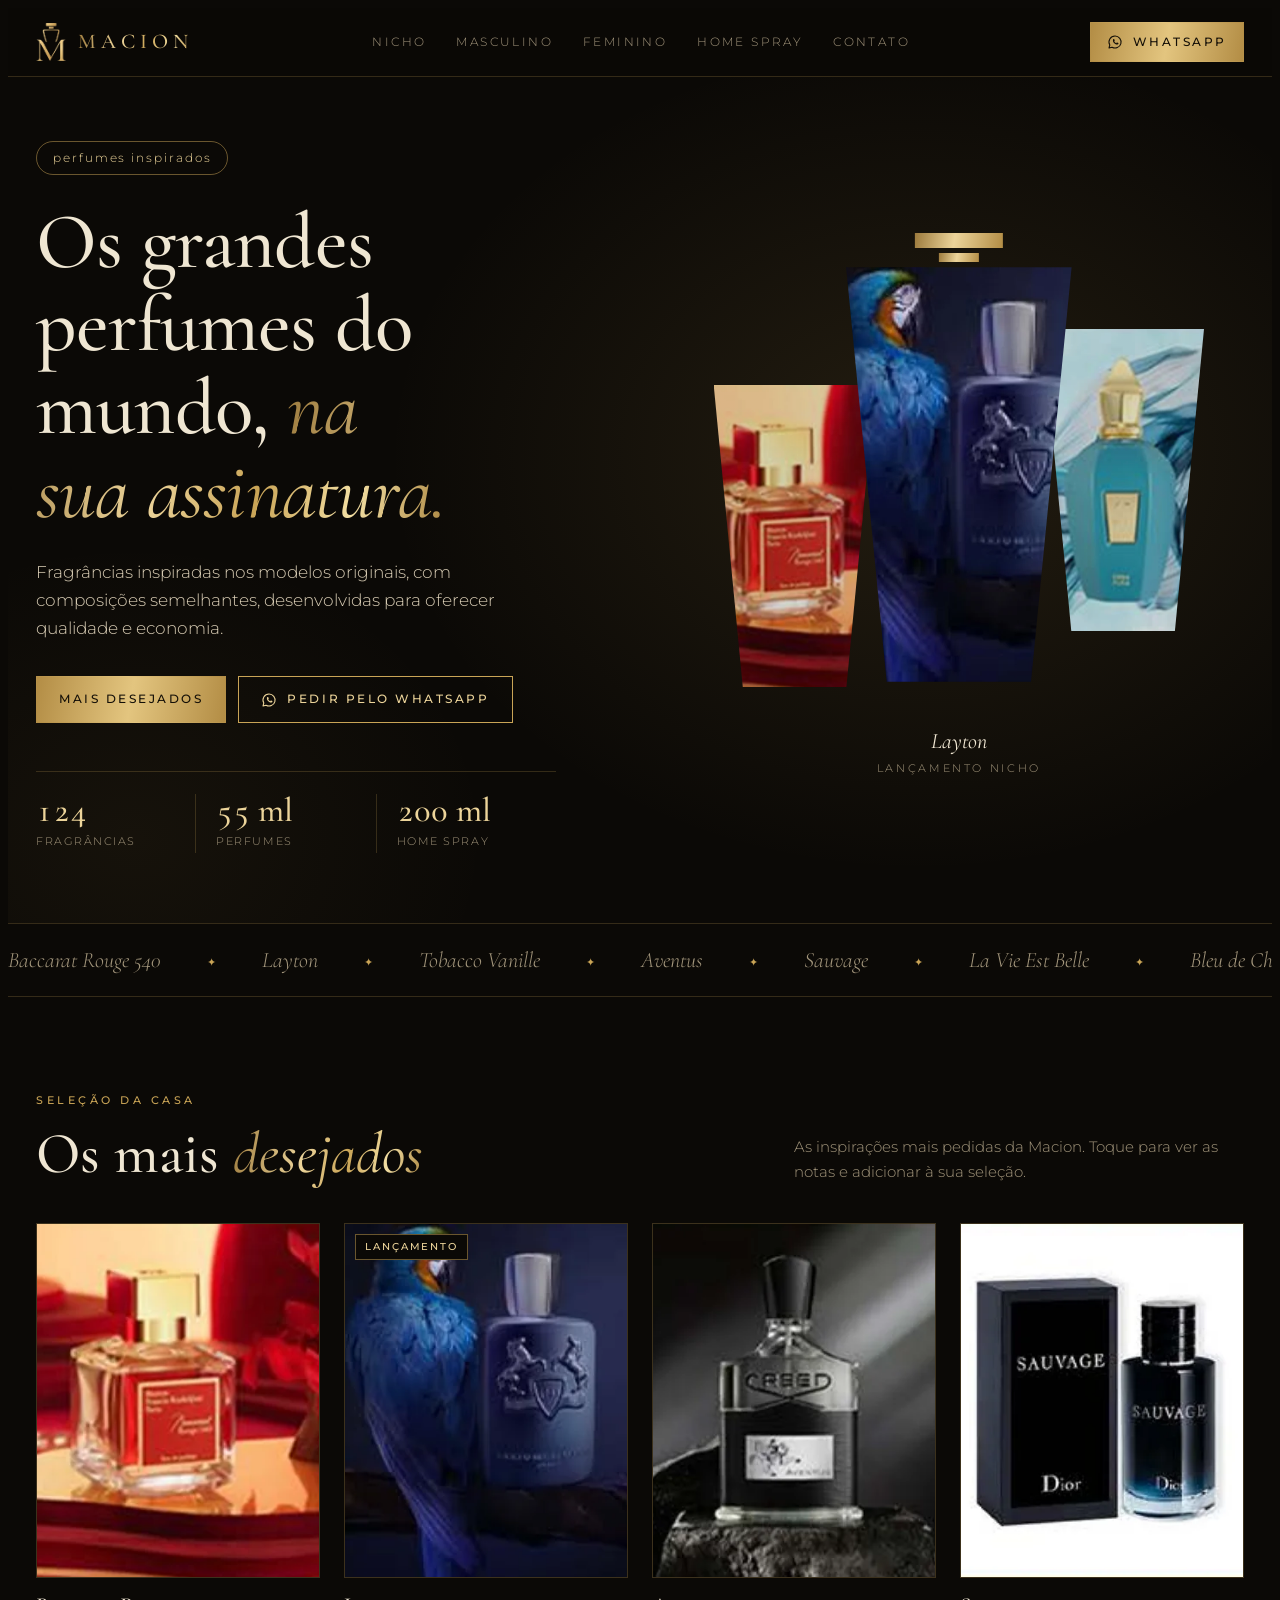
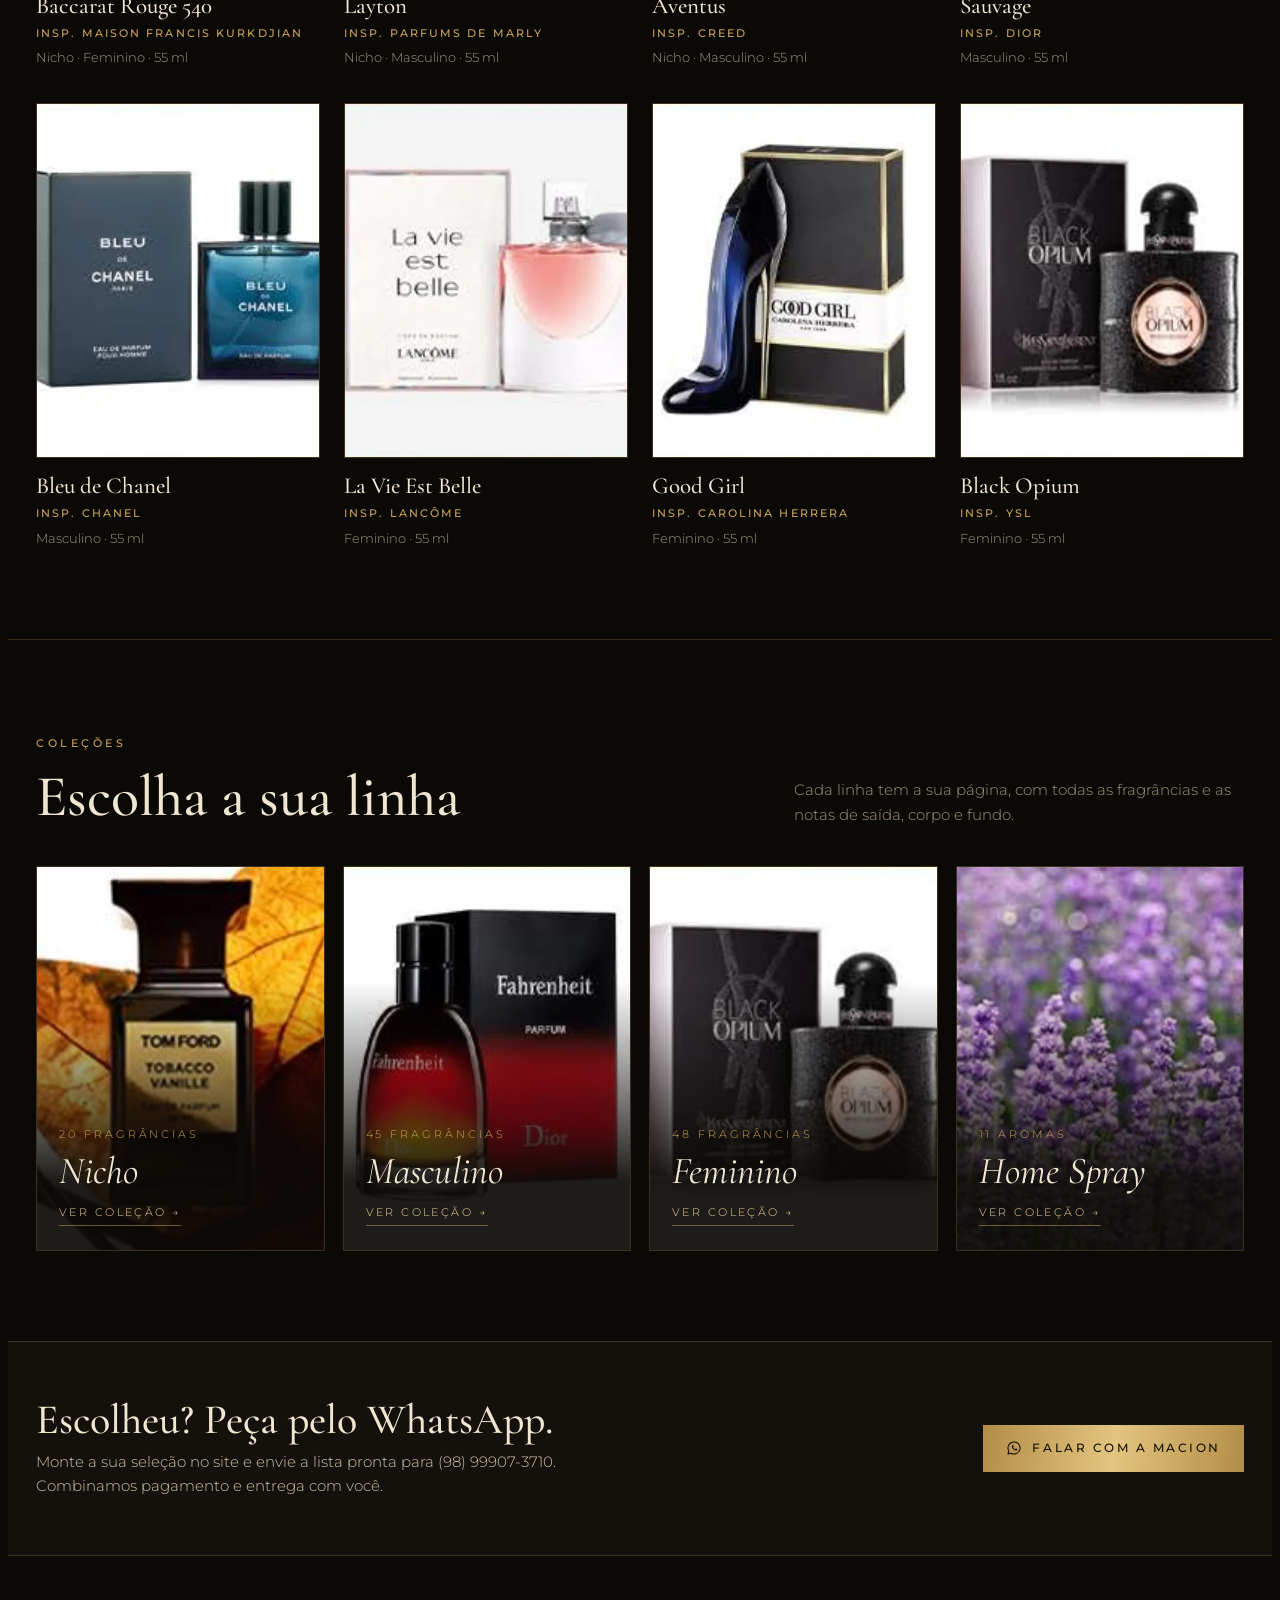
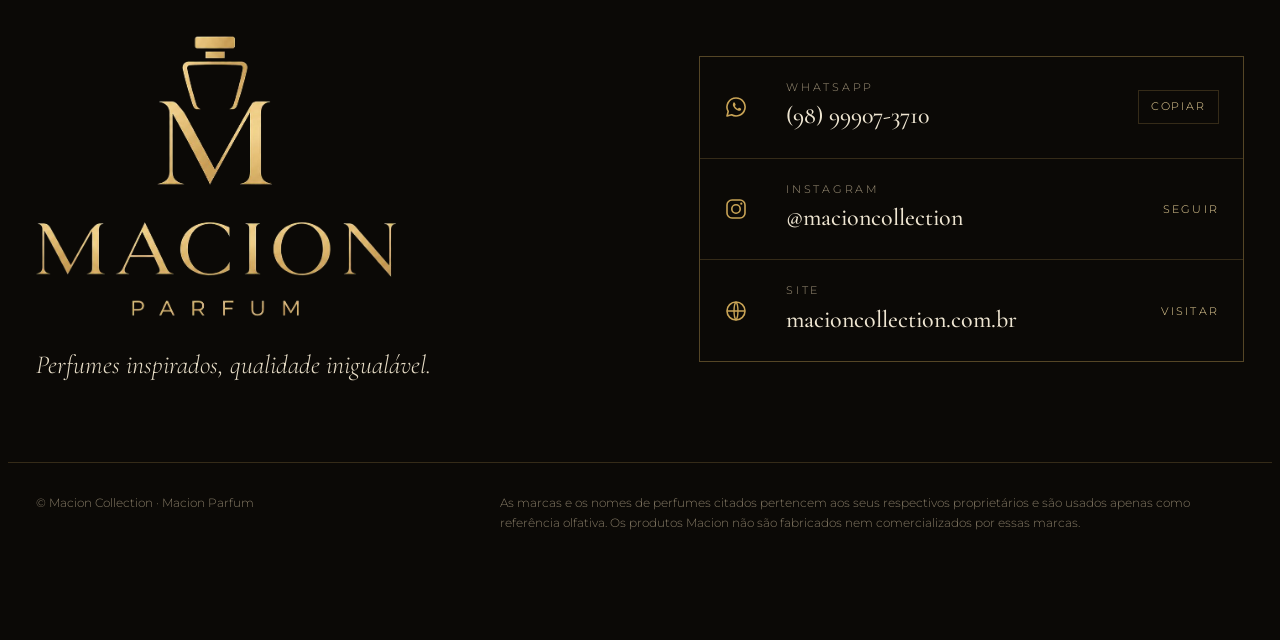
<file: index.html>
<!doctype html>
<html lang="pt-BR">
<head>
<meta charset="utf-8">
<meta name="viewport" content="width=device-width, initial-scale=1, viewport-fit=cover">
<title>Macion Collection</title>
<meta name="description" content="Perfumes inspirados nos grandes nomes da perfumaria. Nicho, masculinos, femininos e home spray.">
<meta name="theme-color" content="#0b0906">
<link rel="icon" type="image/png" href="/img/macion_mono.png">
<meta property="og:title" content="Macion Collection">
<meta property="og:description" content="Perfumes inspirados nos grandes nomes da perfumaria. Nicho, masculinos, femininos e home spray.">
<meta property="og:image" content="/img/hero-nicho-3_0.webp">
<link rel="preconnect" href="https://fonts.googleapis.com"><link rel="preconnect" href="https://fonts.gstatic.com" crossorigin>
<link rel="stylesheet" href="https://fonts.googleapis.com/css2?family=Cormorant+Garamond:ital,wght@0,400;0,500;0,600;1,400;1,500&family=Montserrat:wght@300;400;500;600&display=swap">
<link rel="stylesheet" href="/assets/site.css">
</head>
<body>
<header class="topo"><div class="wrap">
    <a class="marca" href="/" aria-label="Macion Collection, início"><img src="/img/macion_mono.png" alt=""><span class="ouro">MACION</span></a>
    <nav class="nav" aria-label="Principal"><a href="/nicho">Nicho</a><a href="/masculino">Masculino</a><a href="/feminino">Feminino</a><a href="/home-spray">Home Spray</a><a href="/#contato">Contato</a></nav>
    <a class="btn cheio" href="https://wa.me/5598999073710?text=Ol%C3%A1%2C%20Macion!%20Vi%20o%20site%20e%20quero%20conhecer%20os%20perfumes." target="_blank" rel="noopener"><svg viewBox="0 0 24 24" aria-hidden="true"><path d="M12 3a9 9 0 0 0-7.8 13.5L3 21l4.6-1.2A9 9 0 1 0 12 3z" fill="none" stroke="currentColor" stroke-width="1.6" stroke-linejoin="round"/><path d="M9 8.2c.3-.6.6-.6.9-.6h.5c.2 0 .4 0 .5.4l.7 1.6c.1.2 0 .4-.1.6l-.5.6c-.1.2-.1.3 0 .5.4.8 1.5 2 2.6 2.4.2.1.4.1.5-.1l.6-.7c.2-.2.4-.2.6-.1l1.5.7c.2.1.4.2.4.4 0 .5-.2 1.2-.7 1.5-.6.4-1.4.6-2.6.2-2.1-.7-4.1-2.8-4.8-4.5-.4-1-.3-1.9.2-2.5z" fill="currentColor"/></svg><span>WhatsApp</span></a>
  </div></header><main>
<section class="hero" id="inicio"><div class="wrap">
  <div>
    <span class="pill rev">perfumes inspirados</span>
    <h1 class="rev">Os grandes perfumes do mundo, <em class="ouro">na sua assinatura.</em></h1>
    <p class="lead rev">Fragrâncias inspiradas nos modelos originais, com composições semelhantes, desenvolvidas para oferecer qualidade e economia.</p>
    <div class="acoes rev"><a class="btn cheio" href="#destaques">Mais desejados</a><a class="btn" href="https://wa.me/5598999073710" target="_blank" rel="noopener"><svg viewBox="0 0 24 24" aria-hidden="true"><path d="M12 3a9 9 0 0 0-7.8 13.5L3 21l4.6-1.2A9 9 0 1 0 12 3z" fill="none" stroke="currentColor" stroke-width="1.6" stroke-linejoin="round"/><path d="M9 8.2c.3-.6.6-.6.9-.6h.5c.2 0 .4 0 .5.4l.7 1.6c.1.2 0 .4-.1.6l-.5.6c-.1.2-.1.3 0 .5.4.8 1.5 2 2.6 2.4.2.1.4.1.5-.1l.6-.7c.2-.2.4-.2.6-.1l1.5.7c.2.1.4.2.4.4 0 .5-.2 1.2-.7 1.5-.6.4-1.4.6-2.6.2-2.1-.7-4.1-2.8-4.8-4.5-.4-1-.3-1.9.2-2.5z" fill="currentColor"/></svg>Pedir pelo WhatsApp</a></div>
    <div class="fatos rev"><div><b>124</b><small>fragrâncias</small></div><div><b>55 ml</b><small>perfumes</small></div><div><b>200 ml</b><small>home spray</small></div></div>
  </div>
  <figure class="vitrine" aria-label="Destaques da linha nicho">
    <div class="frasco f2"><img src="/img/hero-nicho-4_2.webp" alt="Frasco inspirado em Baccarat Rouge 540"></div>
    <div class="frasco f3"><img src="/img/hero-nicho-6_0.webp" alt="Frasco inspirado em Erba Pura"></div>
    <div class="tampa" style="top:calc(9% - 34px)"><i></i><i></i></div>
    <div class="frasco f1"><img src="/img/hero-nicho-3_0.webp" alt="Frasco inspirado em Layton"></div>
    <figcaption><b>Layton</b>lançamento nicho</figcaption>
  </figure>
</div></section>
<div class="faixa" aria-hidden="true"><div class="trilho"><span>Baccarat Rouge 540</span><span>Layton</span><span>Tobacco Vanille</span><span>Aventus</span><span>Sauvage</span><span>La Vie Est Belle</span><span>Bleu de Chanel</span><span>Good Girl</span><span>Erba Pura</span><span>Coco Mademoiselle</span><span>Baccarat Rouge 540</span><span>Layton</span><span>Tobacco Vanille</span><span>Aventus</span><span>Sauvage</span><span>La Vie Est Belle</span><span>Bleu de Chanel</span><span>Good Girl</span><span>Erba Pura</span><span>Coco Mademoiselle</span></div></div>
<section class="secao" id="destaques"><div class="wrap">
  <div class="secao-cab"><div><span class="eyebrow">Seleção da casa</span><h2>Os mais <em class="ouro">desejados</em></h2></div><p>As inspirações mais pedidas da Macion. Toque para ver as notas e adicionar à sua seleção.</p></div>
  <div class="grade" id="grade"></div>
</div></section>
<section class="secao" id="colecoes" style="border-top:1px solid var(--fio)"><div class="wrap">
  <div class="secao-cab"><div><span class="eyebrow">Coleções</span><h2>Escolha a sua linha</h2></div><p>Cada linha tem a sua página, com todas as fragrâncias e as notas de saída, corpo e fundo.</p></div>
  <div class="setores"><a class="setor" href="/nicho"><img src="/img/hero-nicho-2_0.webp" alt="" loading="lazy"><div class="tx"><small>20 fragrâncias</small><b>Nicho</b><span>Ver coleção →</span></div></a><a class="setor" href="/masculino"><img src="/img/masculino-4_2.webp" alt="" loading="lazy"><div class="tx"><small>45 fragrâncias</small><b>Masculino</b><span>Ver coleção →</span></div></a><a class="setor" href="/feminino"><img src="/img/feminino-09_0.webp" alt="" loading="lazy"><div class="tx"><small>48 fragrâncias</small><b>Feminino</b><span>Ver coleção →</span></div></a><a class="setor" href="/home-spray"><img src="/img/home-3_0.webp" alt="" loading="lazy"><div class="tx"><small>11 aromas</small><b>Home Spray</b><span>Ver coleção →</span></div></a></div>
</div></section>
<section class="faixa-pedir"><div class="wrap">
  <div><h2>Escolheu? Peça pelo WhatsApp.</h2><p>Monte a sua seleção no site e envie a lista pronta para (98) 99907-3710. Combinamos pagamento e entrega com você.</p></div>
  <a class="btn cheio" href="https://wa.me/5598999073710" target="_blank" rel="noopener"><svg viewBox="0 0 24 24" aria-hidden="true"><path d="M12 3a9 9 0 0 0-7.8 13.5L3 21l4.6-1.2A9 9 0 1 0 12 3z" fill="none" stroke="currentColor" stroke-width="1.6" stroke-linejoin="round"/><path d="M9 8.2c.3-.6.6-.6.9-.6h.5c.2 0 .4 0 .5.4l.7 1.6c.1.2 0 .4-.1.6l-.5.6c-.1.2-.1.3 0 .5.4.8 1.5 2 2.6 2.4.2.1.4.1.5-.1l.6-.7c.2-.2.4-.2.6-.1l1.5.7c.2.1.4.2.4.4 0 .5-.2 1.2-.7 1.5-.6.4-1.4.6-2.6.2-2.1-.7-4.1-2.8-4.8-4.5-.4-1-.3-1.9.2-2.5z" fill="currentColor"/></svg>Falar com a Macion</a>
</div></section>
<section class="contato" id="contato"><div class="wrap">
    <div><img class="logo" src="/img/macion_full.png" alt="Macion Parfum"><p class="frase">Perfumes inspirados, qualidade inigualável.</p></div>
    <div class="canais">
      <div class="canal"><svg viewBox="0 0 24 24" aria-hidden="true"><path d="M12 3a9 9 0 0 0-7.8 13.5L3 21l4.6-1.2A9 9 0 1 0 12 3z" fill="none" stroke="currentColor" stroke-width="1.6" stroke-linejoin="round"/><path d="M9 8.2c.3-.6.6-.6.9-.6h.5c.2 0 .4 0 .5.4l.7 1.6c.1.2 0 .4-.1.6l-.5.6c-.1.2-.1.3 0 .5.4.8 1.5 2 2.6 2.4.2.1.4.1.5-.1l.6-.7c.2-.2.4-.2.6-.1l1.5.7c.2.1.4.2.4.4 0 .5-.2 1.2-.7 1.5-.6.4-1.4.6-2.6.2-2.1-.7-4.1-2.8-4.8-4.5-.4-1-.3-1.9.2-2.5z" fill="currentColor"/></svg><div><small>WhatsApp</small><b id="numero">(98) 99907-3710</b></div><button class="copiar" id="copiar" type="button">Copiar</button></div>
      <a class="canal" href="https://instagram.com/macioncollection" target="_blank" rel="noopener"><svg viewBox="0 0 24 24" aria-hidden="true"><rect x="3" y="3" width="18" height="18" rx="5" fill="none" stroke="currentColor" stroke-width="1.6"/><circle cx="12" cy="12" r="4.2" fill="none" stroke="currentColor" stroke-width="1.6"/><circle cx="17.3" cy="6.7" r="1.1" fill="currentColor"/></svg><div><small>Instagram</small><b>@macioncollection</b></div><span class="seta">Seguir</span></a>
      <a class="canal" href="https://macioncollection.com.br" target="_blank" rel="noopener"><svg viewBox="0 0 24 24" aria-hidden="true"><circle cx="12" cy="12" r="9" fill="none" stroke="currentColor" stroke-width="1.6"/><path d="M3 12h18M12 3c2.6 2.8 2.6 15.2 0 18M12 3c-2.6 2.8-2.6 15.2 0 18" fill="none" stroke="currentColor" stroke-width="1.4"/></svg><div><small>Site</small><b>macioncollection.com.br</b></div><span class="seta">Visitar</span></a>
    </div></div></section>
</main><footer><div class="wrap">
  <span>© Macion Collection · Macion Parfum</span>
  <p>As marcas e os nomes de perfumes citados pertencem aos seus respectivos proprietários e são usados apenas como referência olfativa. Os produtos Macion não são fabricados nem comercializados por essas marcas.</p>
</div></footer>
<div class="selecao" id="selecao" hidden>
  <span class="q"><b id="qtd">0</b>na seleção</span>
  <button class="limpar" id="limpar" type="button">Limpar</button>
  <a class="btn cheio" id="enviar" href="#" target="_blank" rel="noopener"><svg viewBox="0 0 24 24" aria-hidden="true"><path d="M12 3a9 9 0 0 0-7.8 13.5L3 21l4.6-1.2A9 9 0 1 0 12 3z" fill="none" stroke="currentColor" stroke-width="1.6" stroke-linejoin="round"/><path d="M9 8.2c.3-.6.6-.6.9-.6h.5c.2 0 .4 0 .5.4l.7 1.6c.1.2 0 .4-.1.6l-.5.6c-.1.2-.1.3 0 .5.4.8 1.5 2 2.6 2.4.2.1.4.1.5-.1l.6-.7c.2-.2.4-.2.6-.1l1.5.7c.2.1.4.2.4.4 0 .5-.2 1.2-.7 1.5-.6.4-1.4.6-2.6.2-2.1-.7-4.1-2.8-4.8-4.5-.4-1-.3-1.9.2-2.5z" fill="currentColor"/></svg>Enviar pedido</a>
</div>
<dialog class="ficha" id="ficha" aria-labelledby="fNome">
  <button class="fechar" id="fechar" aria-label="Fechar"><svg viewBox="0 0 24 24" fill="none" stroke="currentColor" stroke-width="1.6"><path d="M6 6l12 12M18 6 6 18"/></svg></button>
  <div class="in"><div class="img"><img id="fImg" alt=""></div>
    <div class="tx"><span class="eyebrow" id="fCat"></span><h3 id="fNome"></h3><p class="insp" id="fInsp"></p><dl id="fNotas"></dl>
      <div class="vol"><b id="fVol"></b><span id="fVolTx"></span></div>
      <div class="acoes"><button class="btn cheio" id="fAdd" type="button"></button><a class="btn" id="fWa" target="_blank" rel="noopener"><svg viewBox="0 0 24 24" aria-hidden="true"><path d="M12 3a9 9 0 0 0-7.8 13.5L3 21l4.6-1.2A9 9 0 1 0 12 3z" fill="none" stroke="currentColor" stroke-width="1.6" stroke-linejoin="round"/><path d="M9 8.2c.3-.6.6-.6.9-.6h.5c.2 0 .4 0 .5.4l.7 1.6c.1.2 0 .4-.1.6l-.5.6c-.1.2-.1.3 0 .5.4.8 1.5 2 2.6 2.4.2.1.4.1.5-.1l.6-.7c.2-.2.4-.2.6-.1l1.5.7c.2.1.4.2.4.4 0 .5-.2 1.2-.7 1.5-.6.4-1.4.6-2.6.2-2.1-.7-4.1-2.8-4.8-4.5-.4-1-.3-1.9.2-2.5z" fill="currentColor"/></svg>Pedir só este</a></div>
    </div></div>
</dialog>
<script>window.PAGINA = {"tipo": "inicio", "ids": ["nicho-4_2", "nicho-3_0", "nicho-2_1", "masculino-4_3", "masculino-4_0", "feminino-07_2", "feminino-03_2", "feminino-09_0"]};</script>
<script src="/assets/dados.js"></script>
<script src="/assets/site.js"></script>
</body>
</html>
</file>
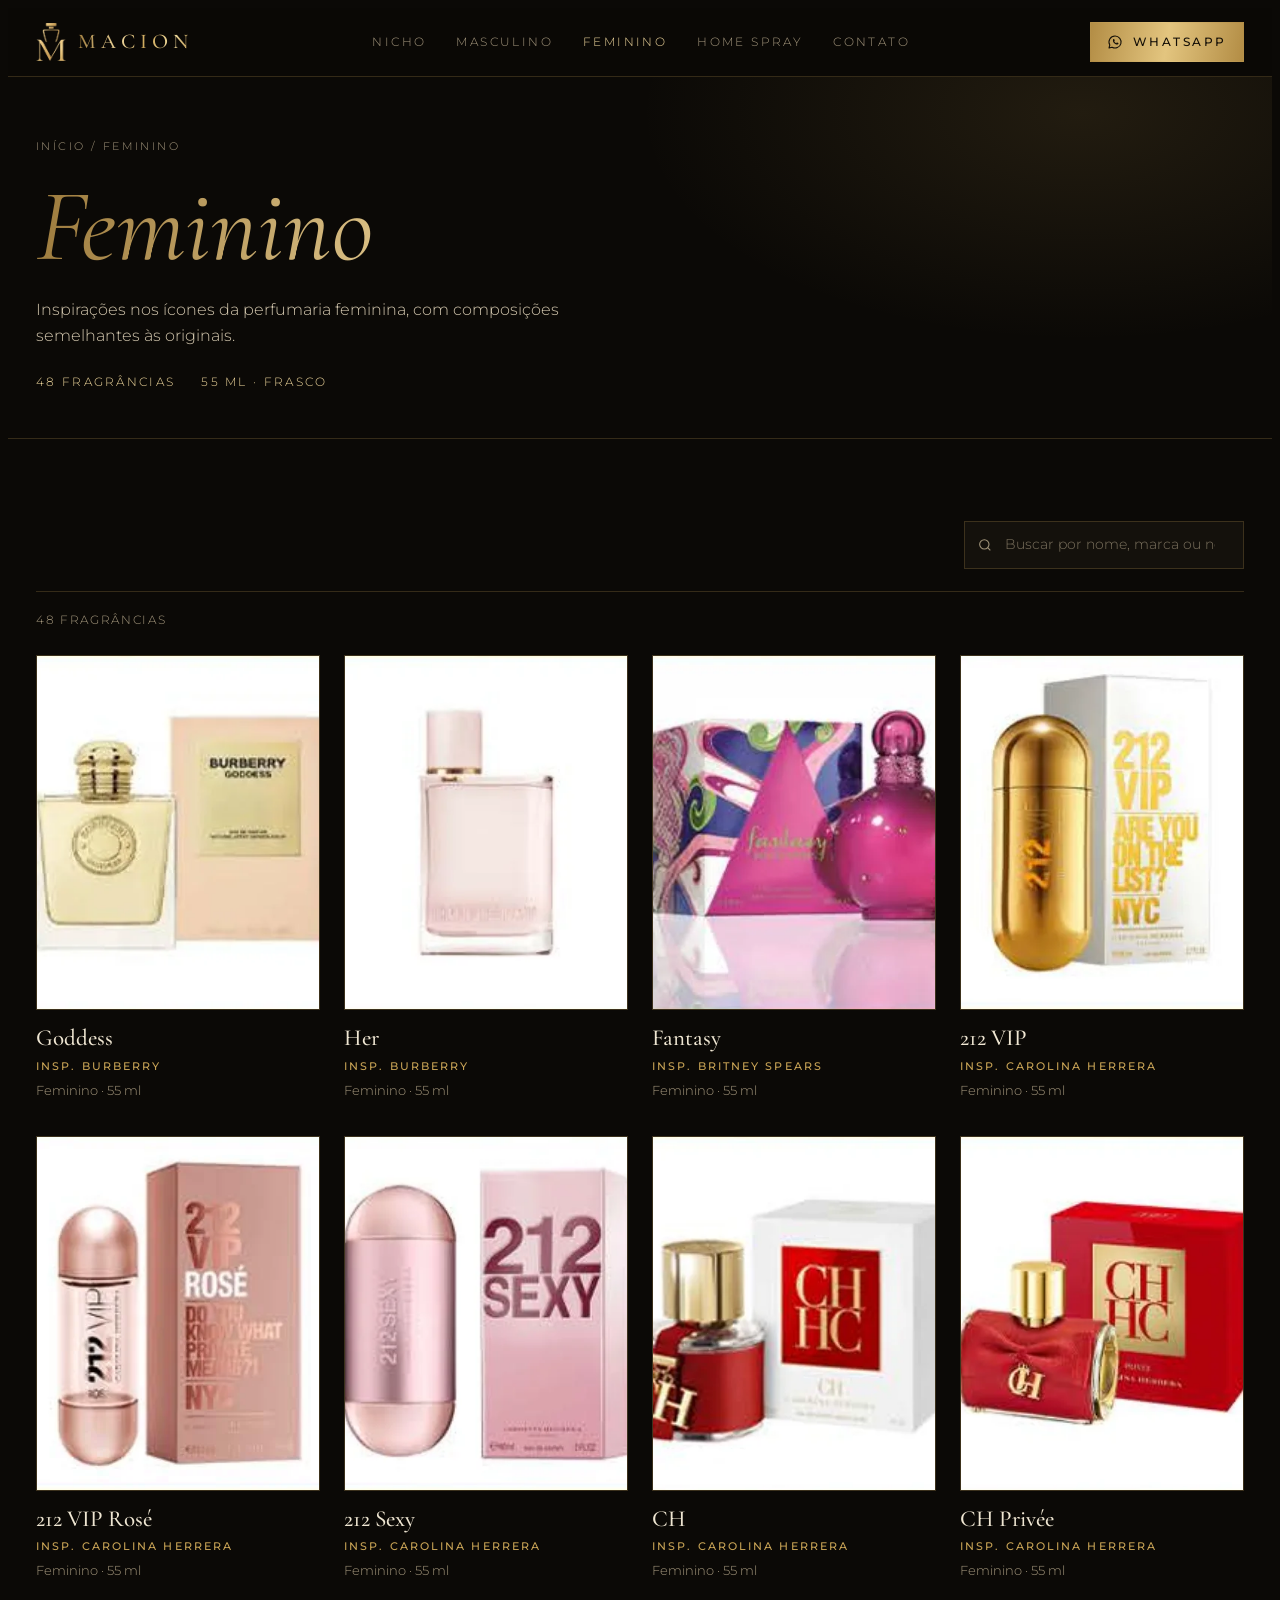
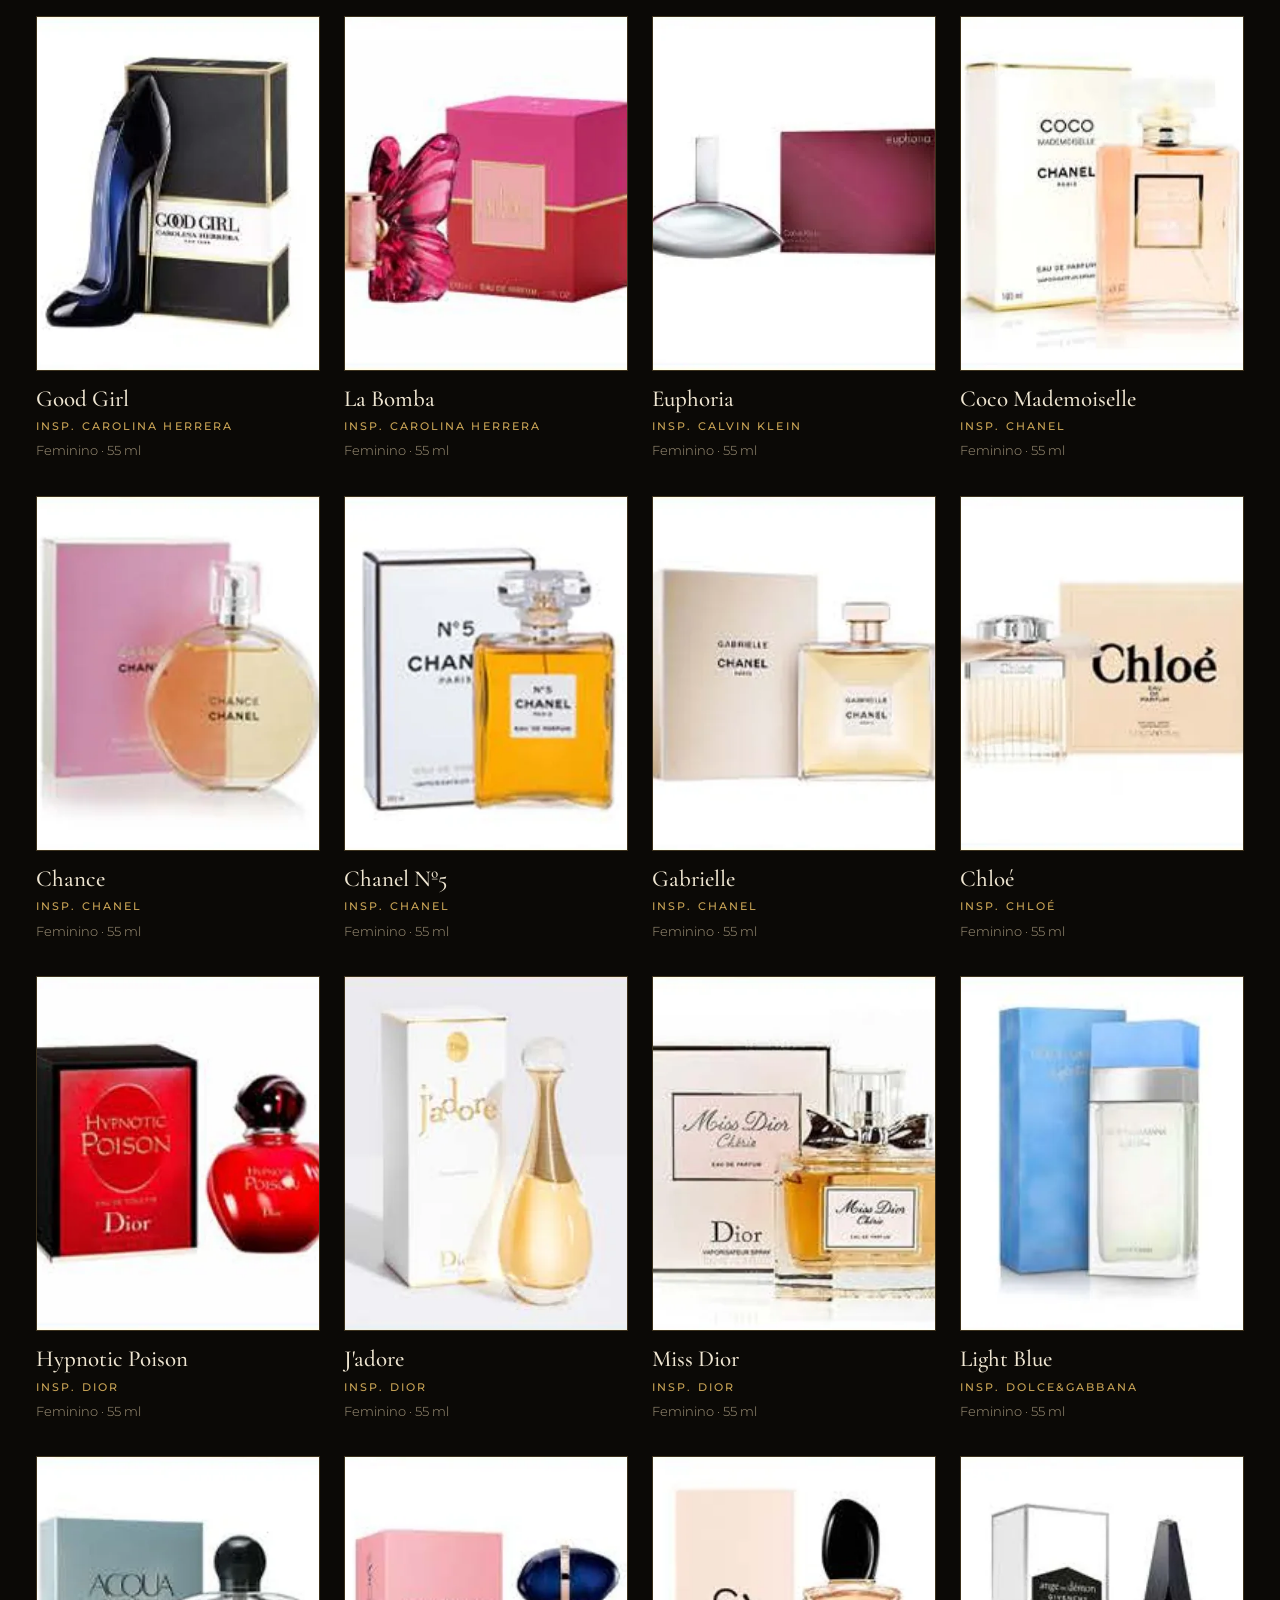
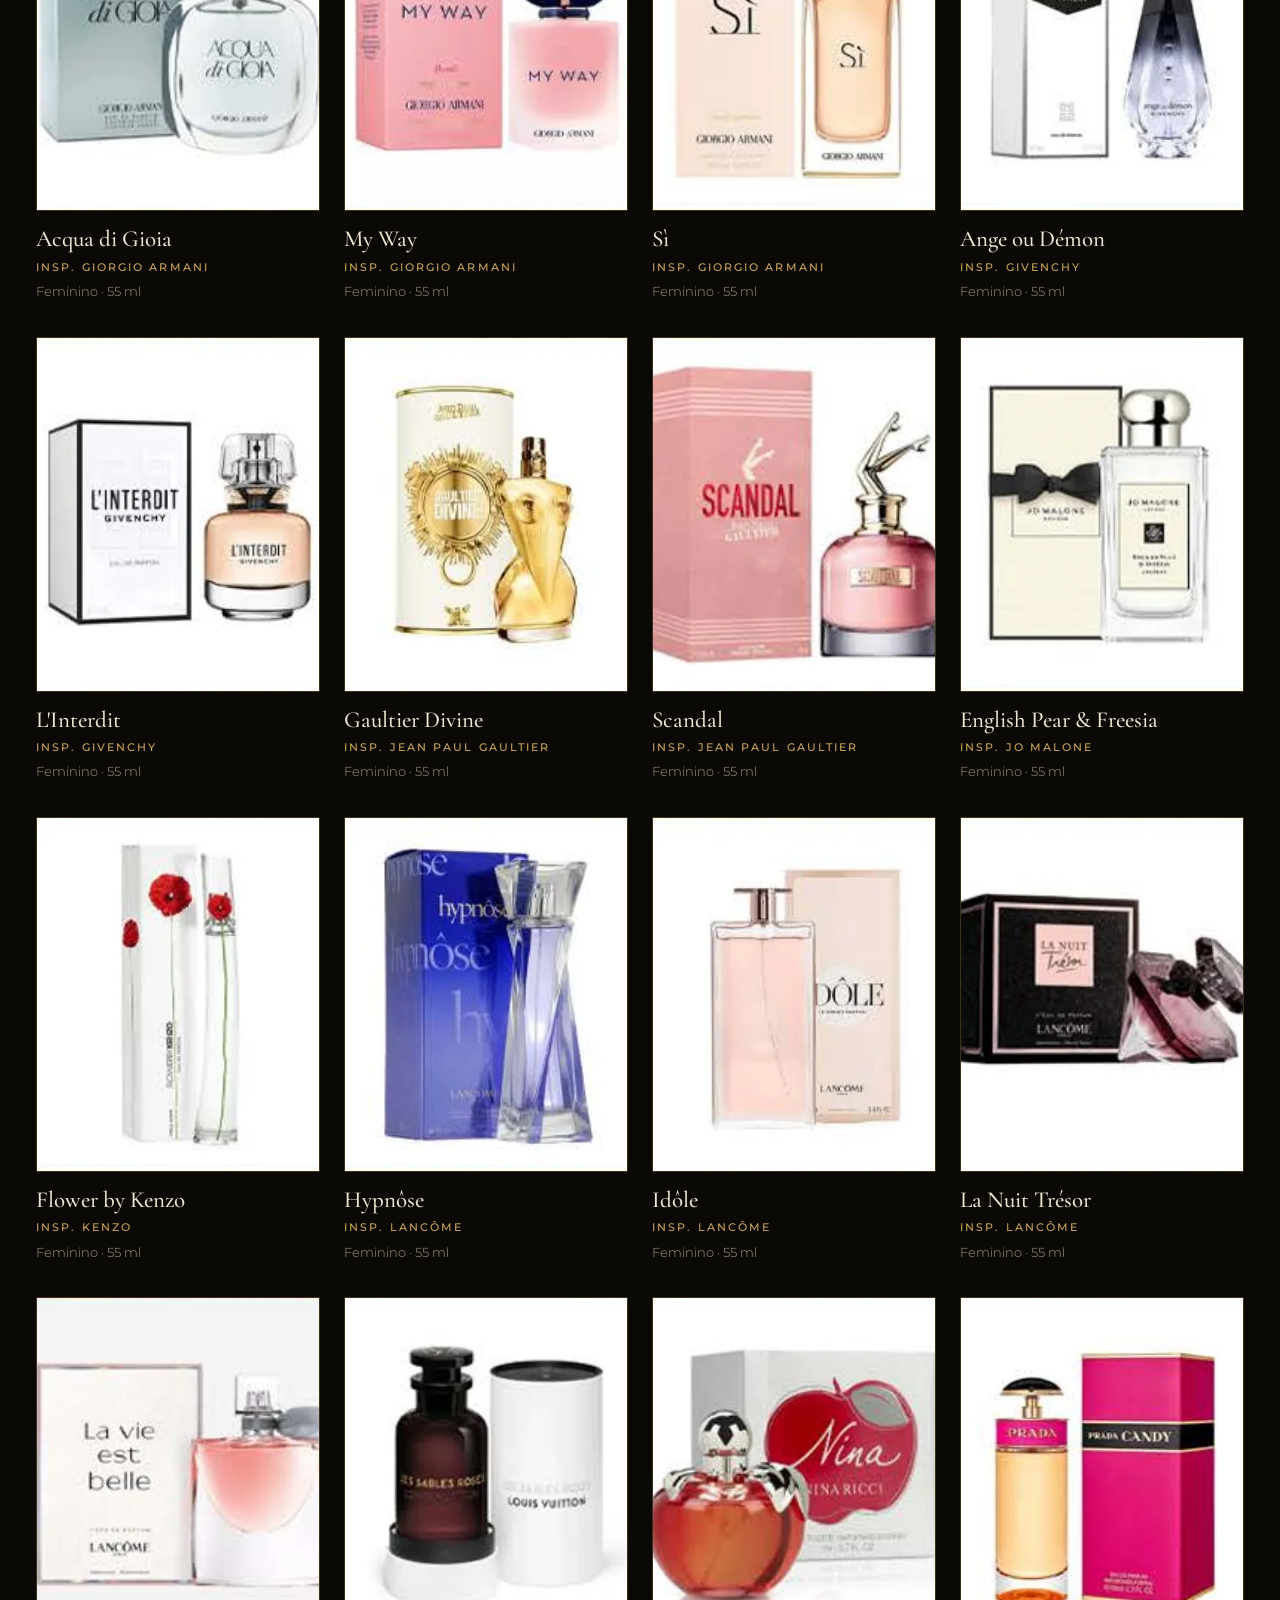
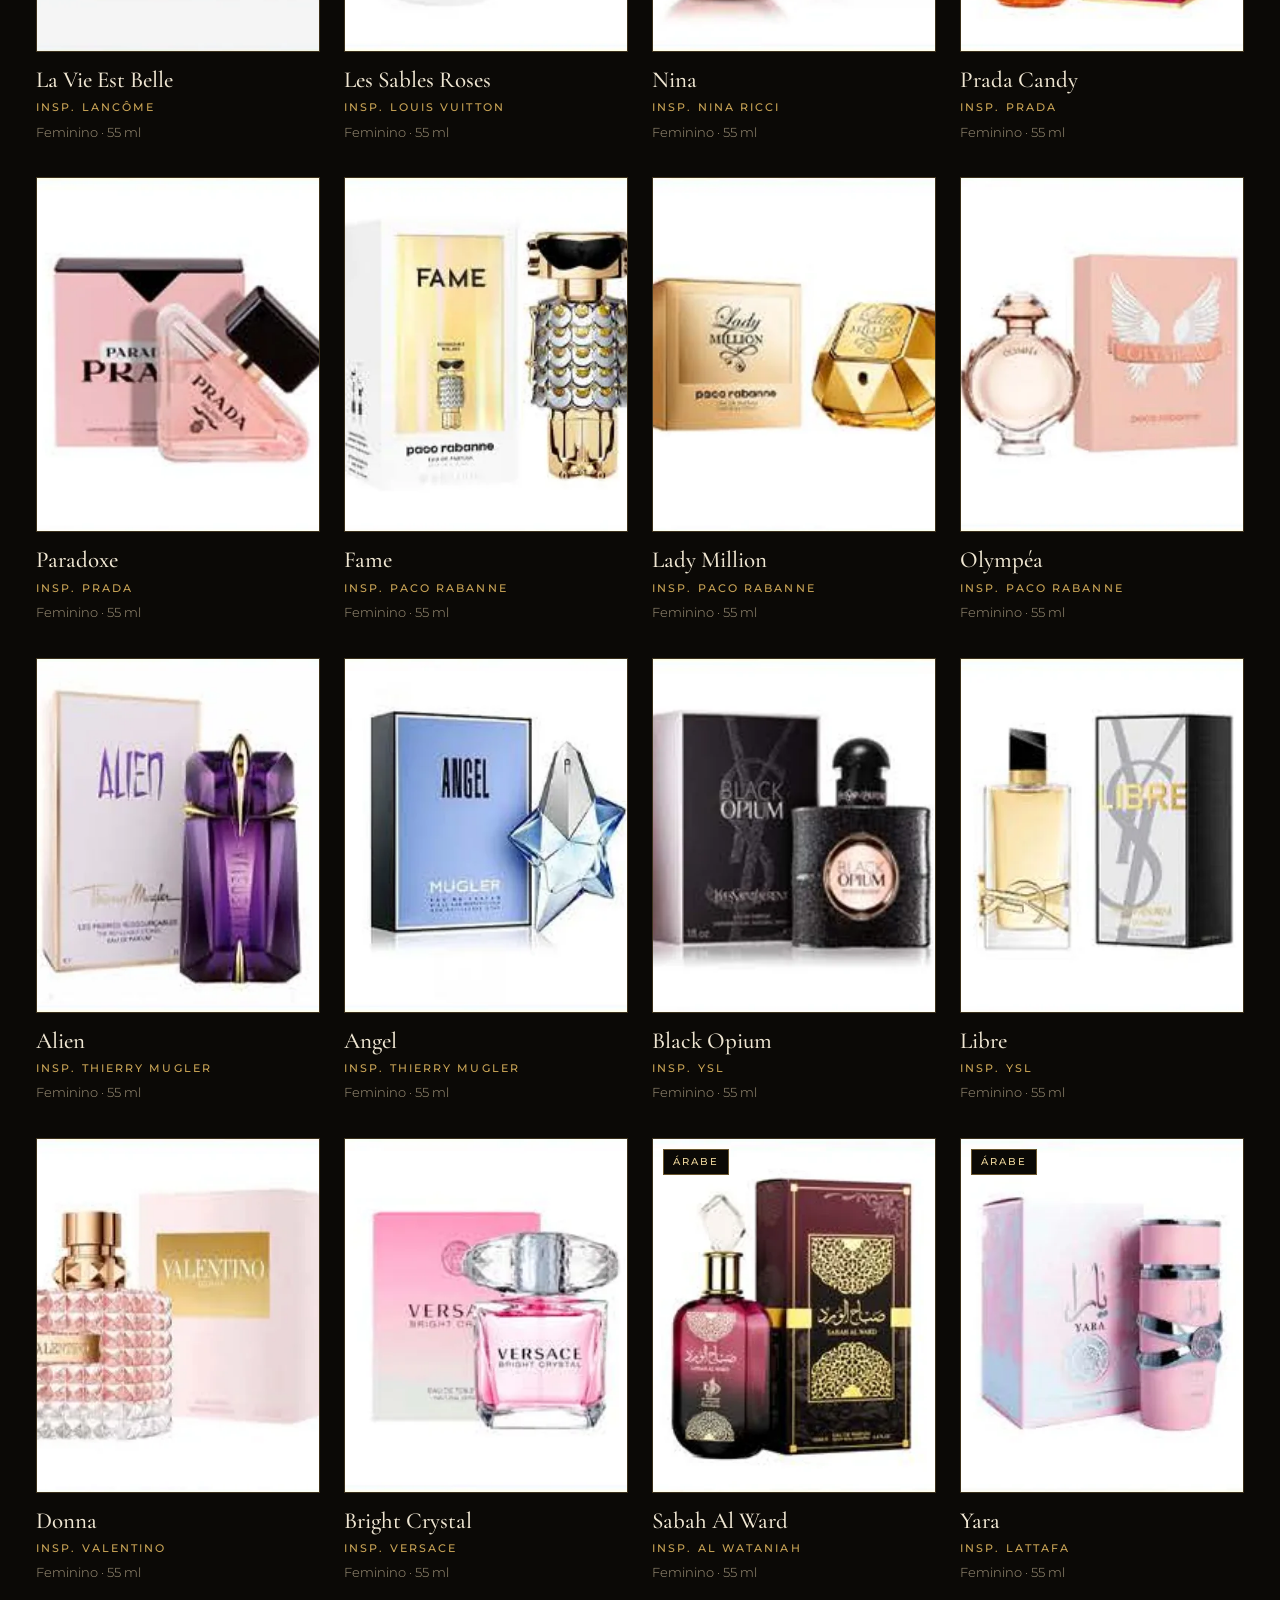
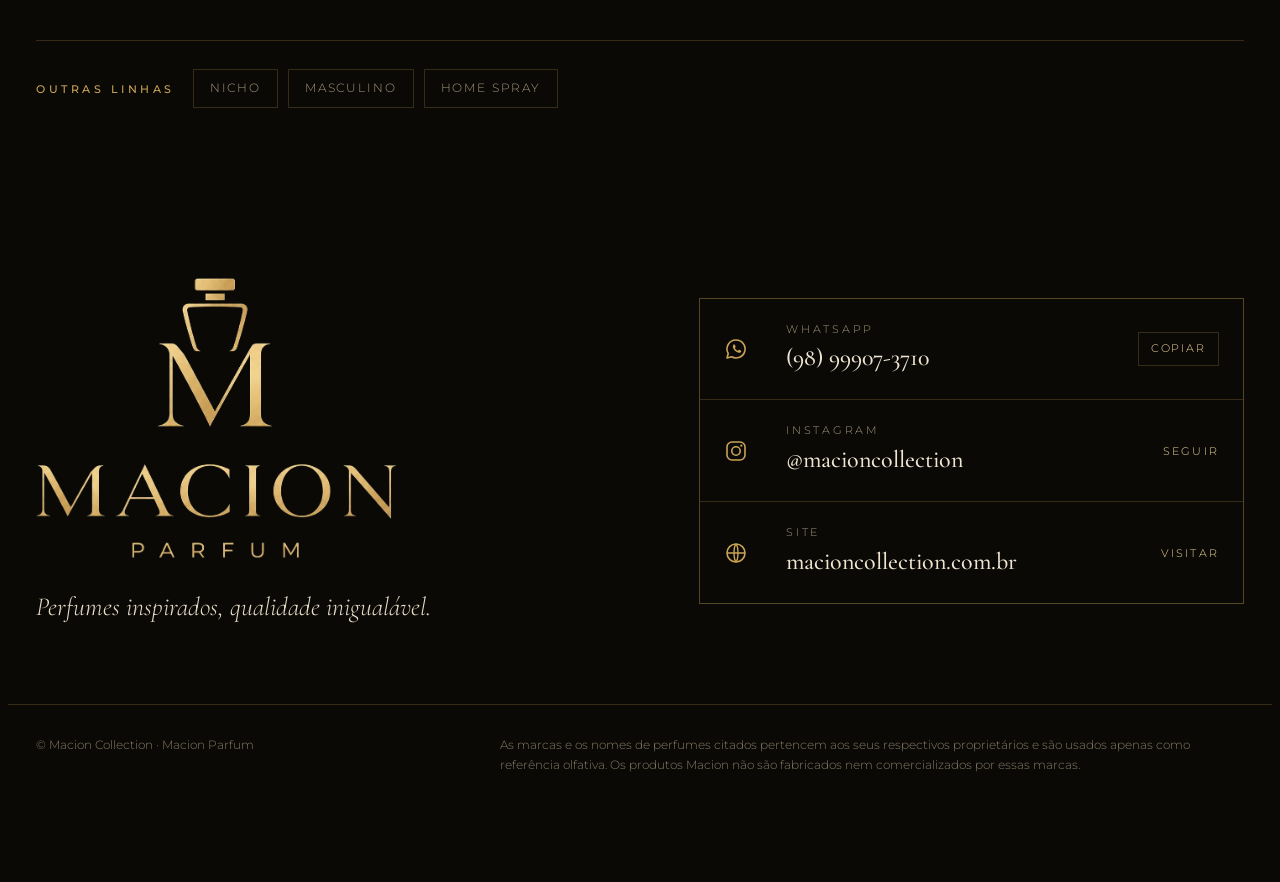
<file: feminino.html>
<!doctype html>
<html lang="pt-BR">
<head>
<meta charset="utf-8">
<meta name="viewport" content="width=device-width, initial-scale=1, viewport-fit=cover">
<title>Feminino · Macion Collection</title>
<meta name="description" content="Feminino: Inspirações nos ícones da perfumaria feminina, com composições semelhantes às originais.">
<meta name="theme-color" content="#0b0906">
<link rel="icon" type="image/png" href="/img/macion_mono.png">
<meta property="og:title" content="Feminino · Macion Collection">
<meta property="og:description" content="Feminino: Inspirações nos ícones da perfumaria feminina, com composições semelhantes às originais.">
<meta property="og:image" content="/img/hero-nicho-3_0.webp">
<link rel="preconnect" href="https://fonts.googleapis.com"><link rel="preconnect" href="https://fonts.gstatic.com" crossorigin>
<link rel="stylesheet" href="https://fonts.googleapis.com/css2?family=Cormorant+Garamond:ital,wght@0,400;0,500;0,600;1,400;1,500&family=Montserrat:wght@300;400;500;600&display=swap">
<link rel="stylesheet" href="/assets/site.css">
</head>
<body>
<header class="topo"><div class="wrap">
    <a class="marca" href="/" aria-label="Macion Collection, início"><img src="/img/macion_mono.png" alt=""><span class="ouro">MACION</span></a>
    <nav class="nav" aria-label="Principal"><a href="/nicho">Nicho</a><a href="/masculino">Masculino</a><a href="/feminino" aria-current="page">Feminino</a><a href="/home-spray">Home Spray</a><a href="/#contato">Contato</a></nav>
    <a class="btn cheio" href="https://wa.me/5598999073710?text=Ol%C3%A1%2C%20Macion!%20Vi%20o%20site%20e%20quero%20conhecer%20os%20perfumes." target="_blank" rel="noopener"><svg viewBox="0 0 24 24" aria-hidden="true"><path d="M12 3a9 9 0 0 0-7.8 13.5L3 21l4.6-1.2A9 9 0 1 0 12 3z" fill="none" stroke="currentColor" stroke-width="1.6" stroke-linejoin="round"/><path d="M9 8.2c.3-.6.6-.6.9-.6h.5c.2 0 .4 0 .5.4l.7 1.6c.1.2 0 .4-.1.6l-.5.6c-.1.2-.1.3 0 .5.4.8 1.5 2 2.6 2.4.2.1.4.1.5-.1l.6-.7c.2-.2.4-.2.6-.1l1.5.7c.2.1.4.2.4.4 0 .5-.2 1.2-.7 1.5-.6.4-1.4.6-2.6.2-2.1-.7-4.1-2.8-4.8-4.5-.4-1-.3-1.9.2-2.5z" fill="currentColor"/></svg><span>WhatsApp</span></a>
  </div></header><main>
<section class="pag-topo"><div class="wrap">
  <div class="trilha"><a href="/">Início</a> / Feminino</div>
  <h1 class="ouro">Feminino</h1>
  <p>Inspirações nos ícones da perfumaria feminina, com composições semelhantes às originais.</p>
  <div class="meta"><span>48 fragrâncias</span><span>55 ml · frasco</span></div>
</div></section>
<section class="colecao"><div class="wrap" style="padding-block:40px 90px">
  <div class="filtros"><label class="busca"><svg viewBox="0 0 24 24" fill="none" stroke="currentColor" stroke-width="1.6"><circle cx="11" cy="11" r="7"/><path d="m20 20-4-4"/></svg><input id="busca" type="search" placeholder="Buscar por nome, marca ou nota" aria-label="Buscar fragrância"></label></div>
  <div class="contagem" id="contagem" aria-live="polite"></div>
  <div class="grade" id="grade"></div>
  <div class="outros"><span class="eyebrow">Outras linhas</span><a class="chip" href="/nicho">Nicho</a><a class="chip" href="/masculino">Masculino</a><a class="chip" href="/home-spray">Home Spray</a></div>
</div></section>
<section class="contato" id="contato"><div class="wrap">
    <div><img class="logo" src="/img/macion_full.png" alt="Macion Parfum"><p class="frase">Perfumes inspirados, qualidade inigualável.</p></div>
    <div class="canais">
      <div class="canal"><svg viewBox="0 0 24 24" aria-hidden="true"><path d="M12 3a9 9 0 0 0-7.8 13.5L3 21l4.6-1.2A9 9 0 1 0 12 3z" fill="none" stroke="currentColor" stroke-width="1.6" stroke-linejoin="round"/><path d="M9 8.2c.3-.6.6-.6.9-.6h.5c.2 0 .4 0 .5.4l.7 1.6c.1.2 0 .4-.1.6l-.5.6c-.1.2-.1.3 0 .5.4.8 1.5 2 2.6 2.4.2.1.4.1.5-.1l.6-.7c.2-.2.4-.2.6-.1l1.5.7c.2.1.4.2.4.4 0 .5-.2 1.2-.7 1.5-.6.4-1.4.6-2.6.2-2.1-.7-4.1-2.8-4.8-4.5-.4-1-.3-1.9.2-2.5z" fill="currentColor"/></svg><div><small>WhatsApp</small><b id="numero">(98) 99907-3710</b></div><button class="copiar" id="copiar" type="button">Copiar</button></div>
      <a class="canal" href="https://instagram.com/macioncollection" target="_blank" rel="noopener"><svg viewBox="0 0 24 24" aria-hidden="true"><rect x="3" y="3" width="18" height="18" rx="5" fill="none" stroke="currentColor" stroke-width="1.6"/><circle cx="12" cy="12" r="4.2" fill="none" stroke="currentColor" stroke-width="1.6"/><circle cx="17.3" cy="6.7" r="1.1" fill="currentColor"/></svg><div><small>Instagram</small><b>@macioncollection</b></div><span class="seta">Seguir</span></a>
      <a class="canal" href="https://macioncollection.com.br" target="_blank" rel="noopener"><svg viewBox="0 0 24 24" aria-hidden="true"><circle cx="12" cy="12" r="9" fill="none" stroke="currentColor" stroke-width="1.6"/><path d="M3 12h18M12 3c2.6 2.8 2.6 15.2 0 18M12 3c-2.6 2.8-2.6 15.2 0 18" fill="none" stroke="currentColor" stroke-width="1.4"/></svg><div><small>Site</small><b>macioncollection.com.br</b></div><span class="seta">Visitar</span></a>
    </div></div></section>
</main><footer><div class="wrap">
  <span>© Macion Collection · Macion Parfum</span>
  <p>As marcas e os nomes de perfumes citados pertencem aos seus respectivos proprietários e são usados apenas como referência olfativa. Os produtos Macion não são fabricados nem comercializados por essas marcas.</p>
</div></footer>
<div class="selecao" id="selecao" hidden>
  <span class="q"><b id="qtd">0</b>na seleção</span>
  <button class="limpar" id="limpar" type="button">Limpar</button>
  <a class="btn cheio" id="enviar" href="#" target="_blank" rel="noopener"><svg viewBox="0 0 24 24" aria-hidden="true"><path d="M12 3a9 9 0 0 0-7.8 13.5L3 21l4.6-1.2A9 9 0 1 0 12 3z" fill="none" stroke="currentColor" stroke-width="1.6" stroke-linejoin="round"/><path d="M9 8.2c.3-.6.6-.6.9-.6h.5c.2 0 .4 0 .5.4l.7 1.6c.1.2 0 .4-.1.6l-.5.6c-.1.2-.1.3 0 .5.4.8 1.5 2 2.6 2.4.2.1.4.1.5-.1l.6-.7c.2-.2.4-.2.6-.1l1.5.7c.2.1.4.2.4.4 0 .5-.2 1.2-.7 1.5-.6.4-1.4.6-2.6.2-2.1-.7-4.1-2.8-4.8-4.5-.4-1-.3-1.9.2-2.5z" fill="currentColor"/></svg>Enviar pedido</a>
</div>
<dialog class="ficha" id="ficha" aria-labelledby="fNome">
  <button class="fechar" id="fechar" aria-label="Fechar"><svg viewBox="0 0 24 24" fill="none" stroke="currentColor" stroke-width="1.6"><path d="M6 6l12 12M18 6 6 18"/></svg></button>
  <div class="in"><div class="img"><img id="fImg" alt=""></div>
    <div class="tx"><span class="eyebrow" id="fCat"></span><h3 id="fNome"></h3><p class="insp" id="fInsp"></p><dl id="fNotas"></dl>
      <div class="vol"><b id="fVol"></b><span id="fVolTx"></span></div>
      <div class="acoes"><button class="btn cheio" id="fAdd" type="button"></button><a class="btn" id="fWa" target="_blank" rel="noopener"><svg viewBox="0 0 24 24" aria-hidden="true"><path d="M12 3a9 9 0 0 0-7.8 13.5L3 21l4.6-1.2A9 9 0 1 0 12 3z" fill="none" stroke="currentColor" stroke-width="1.6" stroke-linejoin="round"/><path d="M9 8.2c.3-.6.6-.6.9-.6h.5c.2 0 .4 0 .5.4l.7 1.6c.1.2 0 .4-.1.6l-.5.6c-.1.2-.1.3 0 .5.4.8 1.5 2 2.6 2.4.2.1.4.1.5-.1l.6-.7c.2-.2.4-.2.6-.1l1.5.7c.2.1.4.2.4.4 0 .5-.2 1.2-.7 1.5-.6.4-1.4.6-2.6.2-2.1-.7-4.1-2.8-4.8-4.5-.4-1-.3-1.9.2-2.5z" fill="currentColor"/></svg>Pedir só este</a></div>
    </div></div>
</dialog>
<script>window.PAGINA = {"tipo": "linha", "cat": "fem"};</script>
<script src="/assets/dados.js"></script>
<script src="/assets/site.js"></script>
</body>
</html>
</file>
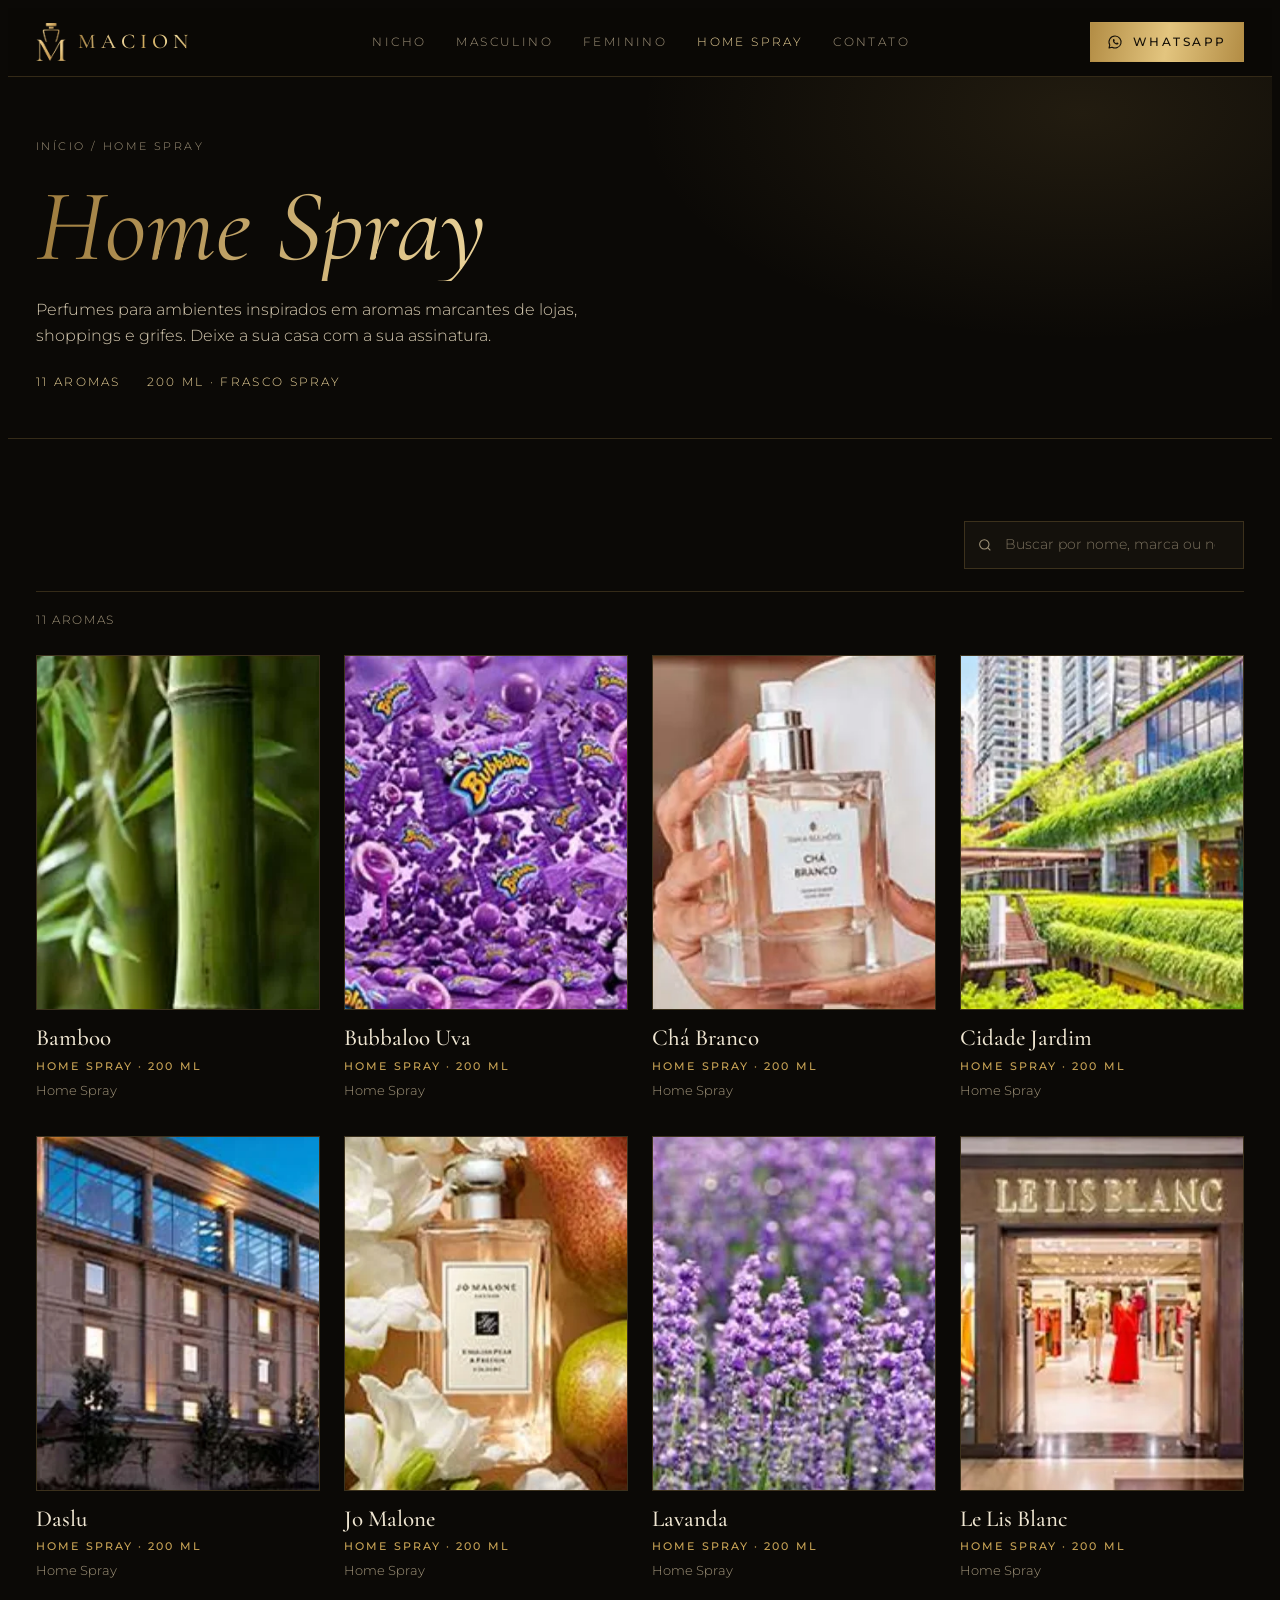
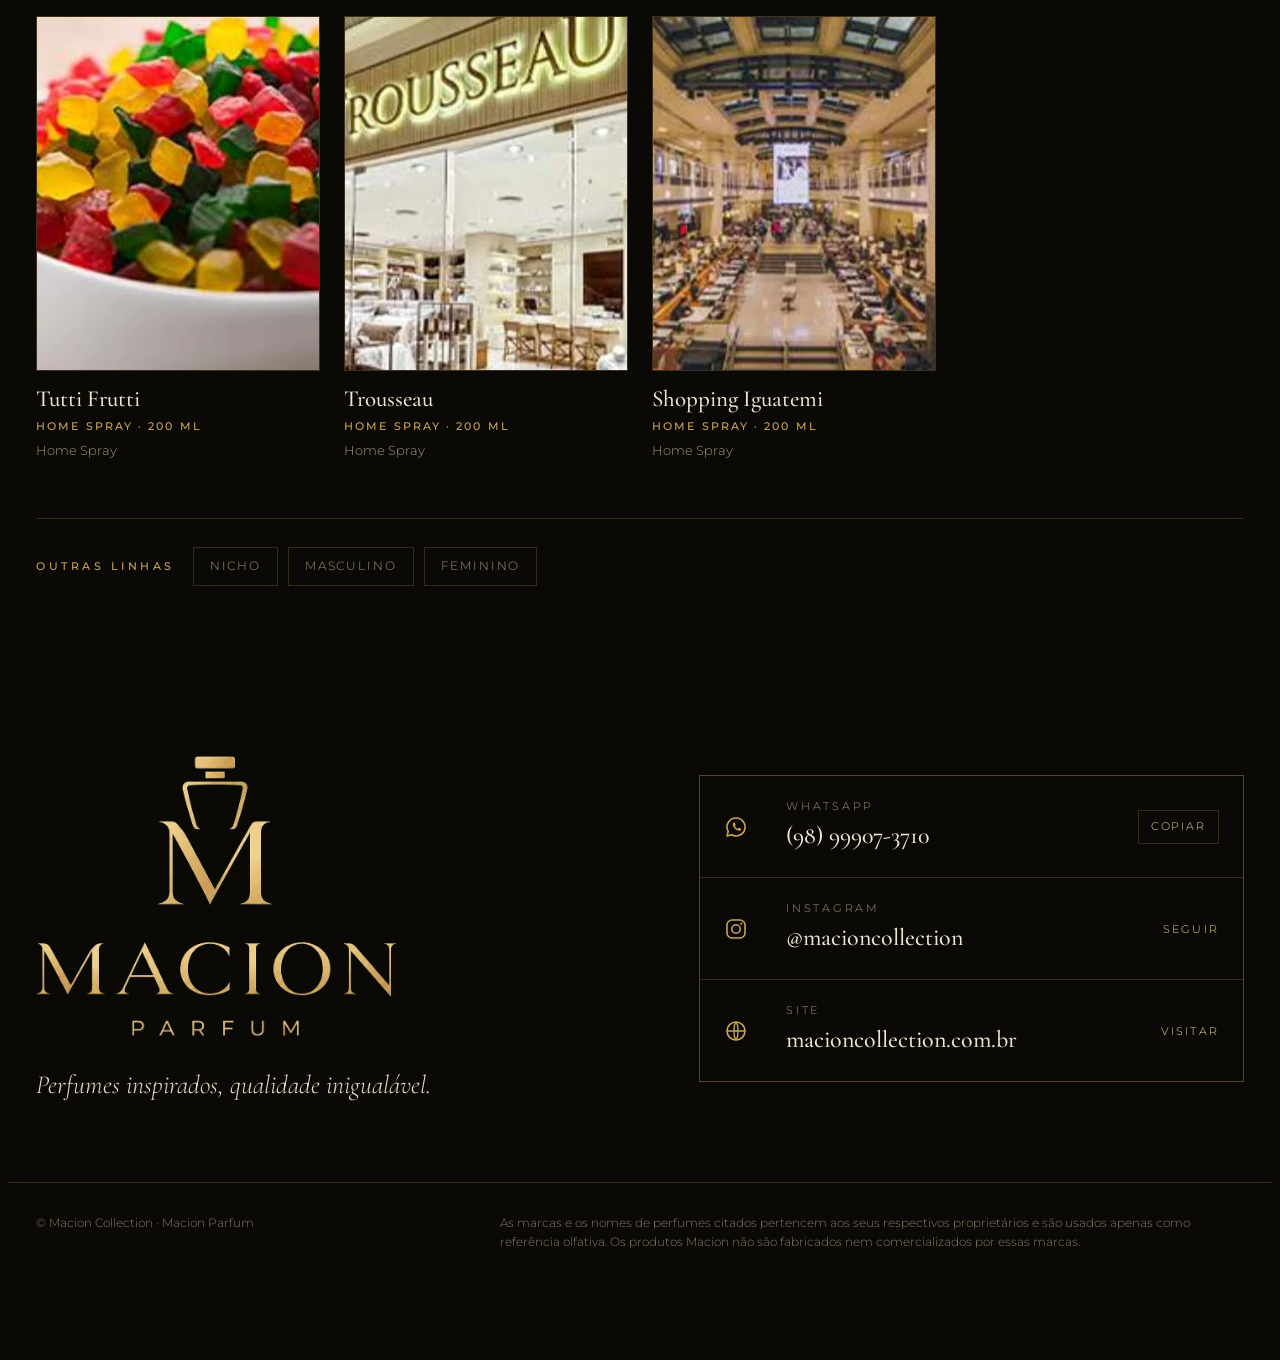
<file: home-spray.html>
<!doctype html>
<html lang="pt-BR">
<head>
<meta charset="utf-8">
<meta name="viewport" content="width=device-width, initial-scale=1, viewport-fit=cover">
<title>Home Spray · Macion Collection</title>
<meta name="description" content="Home Spray: Perfumes para ambientes inspirados em aromas marcantes de lojas, shoppings e grifes. Deixe a sua casa com a sua assinatura.">
<meta name="theme-color" content="#0b0906">
<link rel="icon" type="image/png" href="/img/macion_mono.png">
<meta property="og:title" content="Home Spray · Macion Collection">
<meta property="og:description" content="Home Spray: Perfumes para ambientes inspirados em aromas marcantes de lojas, shoppings e grifes. Deixe a sua casa com a sua assinatura.">
<meta property="og:image" content="/img/hero-nicho-3_0.webp">
<link rel="preconnect" href="https://fonts.googleapis.com"><link rel="preconnect" href="https://fonts.gstatic.com" crossorigin>
<link rel="stylesheet" href="https://fonts.googleapis.com/css2?family=Cormorant+Garamond:ital,wght@0,400;0,500;0,600;1,400;1,500&family=Montserrat:wght@300;400;500;600&display=swap">
<link rel="stylesheet" href="/assets/site.css">
</head>
<body>
<header class="topo"><div class="wrap">
    <a class="marca" href="/" aria-label="Macion Collection, início"><img src="/img/macion_mono.png" alt=""><span class="ouro">MACION</span></a>
    <nav class="nav" aria-label="Principal"><a href="/nicho">Nicho</a><a href="/masculino">Masculino</a><a href="/feminino">Feminino</a><a href="/home-spray" aria-current="page">Home Spray</a><a href="/#contato">Contato</a></nav>
    <a class="btn cheio" href="https://wa.me/5598999073710?text=Ol%C3%A1%2C%20Macion!%20Vi%20o%20site%20e%20quero%20conhecer%20os%20perfumes." target="_blank" rel="noopener"><svg viewBox="0 0 24 24" aria-hidden="true"><path d="M12 3a9 9 0 0 0-7.8 13.5L3 21l4.6-1.2A9 9 0 1 0 12 3z" fill="none" stroke="currentColor" stroke-width="1.6" stroke-linejoin="round"/><path d="M9 8.2c.3-.6.6-.6.9-.6h.5c.2 0 .4 0 .5.4l.7 1.6c.1.2 0 .4-.1.6l-.5.6c-.1.2-.1.3 0 .5.4.8 1.5 2 2.6 2.4.2.1.4.1.5-.1l.6-.7c.2-.2.4-.2.6-.1l1.5.7c.2.1.4.2.4.4 0 .5-.2 1.2-.7 1.5-.6.4-1.4.6-2.6.2-2.1-.7-4.1-2.8-4.8-4.5-.4-1-.3-1.9.2-2.5z" fill="currentColor"/></svg><span>WhatsApp</span></a>
  </div></header><main>
<section class="pag-topo"><div class="wrap">
  <div class="trilha"><a href="/">Início</a> / Home Spray</div>
  <h1 class="ouro">Home Spray</h1>
  <p>Perfumes para ambientes inspirados em aromas marcantes de lojas, shoppings e grifes. Deixe a sua casa com a sua assinatura.</p>
  <div class="meta"><span>11 aromas</span><span>200 ml · frasco spray</span></div>
</div></section>
<section class="colecao"><div class="wrap" style="padding-block:40px 90px">
  <div class="filtros"><label class="busca"><svg viewBox="0 0 24 24" fill="none" stroke="currentColor" stroke-width="1.6"><circle cx="11" cy="11" r="7"/><path d="m20 20-4-4"/></svg><input id="busca" type="search" placeholder="Buscar por nome, marca ou nota" aria-label="Buscar fragrância"></label></div>
  <div class="contagem" id="contagem" aria-live="polite"></div>
  <div class="grade" id="grade"></div>
  <div class="outros"><span class="eyebrow">Outras linhas</span><a class="chip" href="/nicho">Nicho</a><a class="chip" href="/masculino">Masculino</a><a class="chip" href="/feminino">Feminino</a></div>
</div></section>
<section class="contato" id="contato"><div class="wrap">
    <div><img class="logo" src="/img/macion_full.png" alt="Macion Parfum"><p class="frase">Perfumes inspirados, qualidade inigualável.</p></div>
    <div class="canais">
      <div class="canal"><svg viewBox="0 0 24 24" aria-hidden="true"><path d="M12 3a9 9 0 0 0-7.8 13.5L3 21l4.6-1.2A9 9 0 1 0 12 3z" fill="none" stroke="currentColor" stroke-width="1.6" stroke-linejoin="round"/><path d="M9 8.2c.3-.6.6-.6.9-.6h.5c.2 0 .4 0 .5.4l.7 1.6c.1.2 0 .4-.1.6l-.5.6c-.1.2-.1.3 0 .5.4.8 1.5 2 2.6 2.4.2.1.4.1.5-.1l.6-.7c.2-.2.4-.2.6-.1l1.5.7c.2.1.4.2.4.4 0 .5-.2 1.2-.7 1.5-.6.4-1.4.6-2.6.2-2.1-.7-4.1-2.8-4.8-4.5-.4-1-.3-1.9.2-2.5z" fill="currentColor"/></svg><div><small>WhatsApp</small><b id="numero">(98) 99907-3710</b></div><button class="copiar" id="copiar" type="button">Copiar</button></div>
      <a class="canal" href="https://instagram.com/macioncollection" target="_blank" rel="noopener"><svg viewBox="0 0 24 24" aria-hidden="true"><rect x="3" y="3" width="18" height="18" rx="5" fill="none" stroke="currentColor" stroke-width="1.6"/><circle cx="12" cy="12" r="4.2" fill="none" stroke="currentColor" stroke-width="1.6"/><circle cx="17.3" cy="6.7" r="1.1" fill="currentColor"/></svg><div><small>Instagram</small><b>@macioncollection</b></div><span class="seta">Seguir</span></a>
      <a class="canal" href="https://macioncollection.com.br" target="_blank" rel="noopener"><svg viewBox="0 0 24 24" aria-hidden="true"><circle cx="12" cy="12" r="9" fill="none" stroke="currentColor" stroke-width="1.6"/><path d="M3 12h18M12 3c2.6 2.8 2.6 15.2 0 18M12 3c-2.6 2.8-2.6 15.2 0 18" fill="none" stroke="currentColor" stroke-width="1.4"/></svg><div><small>Site</small><b>macioncollection.com.br</b></div><span class="seta">Visitar</span></a>
    </div></div></section>
</main><footer><div class="wrap">
  <span>© Macion Collection · Macion Parfum</span>
  <p>As marcas e os nomes de perfumes citados pertencem aos seus respectivos proprietários e são usados apenas como referência olfativa. Os produtos Macion não são fabricados nem comercializados por essas marcas.</p>
</div></footer>
<div class="selecao" id="selecao" hidden>
  <span class="q"><b id="qtd">0</b>na seleção</span>
  <button class="limpar" id="limpar" type="button">Limpar</button>
  <a class="btn cheio" id="enviar" href="#" target="_blank" rel="noopener"><svg viewBox="0 0 24 24" aria-hidden="true"><path d="M12 3a9 9 0 0 0-7.8 13.5L3 21l4.6-1.2A9 9 0 1 0 12 3z" fill="none" stroke="currentColor" stroke-width="1.6" stroke-linejoin="round"/><path d="M9 8.2c.3-.6.6-.6.9-.6h.5c.2 0 .4 0 .5.4l.7 1.6c.1.2 0 .4-.1.6l-.5.6c-.1.2-.1.3 0 .5.4.8 1.5 2 2.6 2.4.2.1.4.1.5-.1l.6-.7c.2-.2.4-.2.6-.1l1.5.7c.2.1.4.2.4.4 0 .5-.2 1.2-.7 1.5-.6.4-1.4.6-2.6.2-2.1-.7-4.1-2.8-4.8-4.5-.4-1-.3-1.9.2-2.5z" fill="currentColor"/></svg>Enviar pedido</a>
</div>
<dialog class="ficha" id="ficha" aria-labelledby="fNome">
  <button class="fechar" id="fechar" aria-label="Fechar"><svg viewBox="0 0 24 24" fill="none" stroke="currentColor" stroke-width="1.6"><path d="M6 6l12 12M18 6 6 18"/></svg></button>
  <div class="in"><div class="img"><img id="fImg" alt=""></div>
    <div class="tx"><span class="eyebrow" id="fCat"></span><h3 id="fNome"></h3><p class="insp" id="fInsp"></p><dl id="fNotas"></dl>
      <div class="vol"><b id="fVol"></b><span id="fVolTx"></span></div>
      <div class="acoes"><button class="btn cheio" id="fAdd" type="button"></button><a class="btn" id="fWa" target="_blank" rel="noopener"><svg viewBox="0 0 24 24" aria-hidden="true"><path d="M12 3a9 9 0 0 0-7.8 13.5L3 21l4.6-1.2A9 9 0 1 0 12 3z" fill="none" stroke="currentColor" stroke-width="1.6" stroke-linejoin="round"/><path d="M9 8.2c.3-.6.6-.6.9-.6h.5c.2 0 .4 0 .5.4l.7 1.6c.1.2 0 .4-.1.6l-.5.6c-.1.2-.1.3 0 .5.4.8 1.5 2 2.6 2.4.2.1.4.1.5-.1l.6-.7c.2-.2.4-.2.6-.1l1.5.7c.2.1.4.2.4.4 0 .5-.2 1.2-.7 1.5-.6.4-1.4.6-2.6.2-2.1-.7-4.1-2.8-4.8-4.5-.4-1-.3-1.9.2-2.5z" fill="currentColor"/></svg>Pedir só este</a></div>
    </div></div>
</dialog>
<script>window.PAGINA = {"tipo": "linha", "cat": "home"};</script>
<script src="/assets/dados.js"></script>
<script src="/assets/site.js"></script>
</body>
</html>
</file>
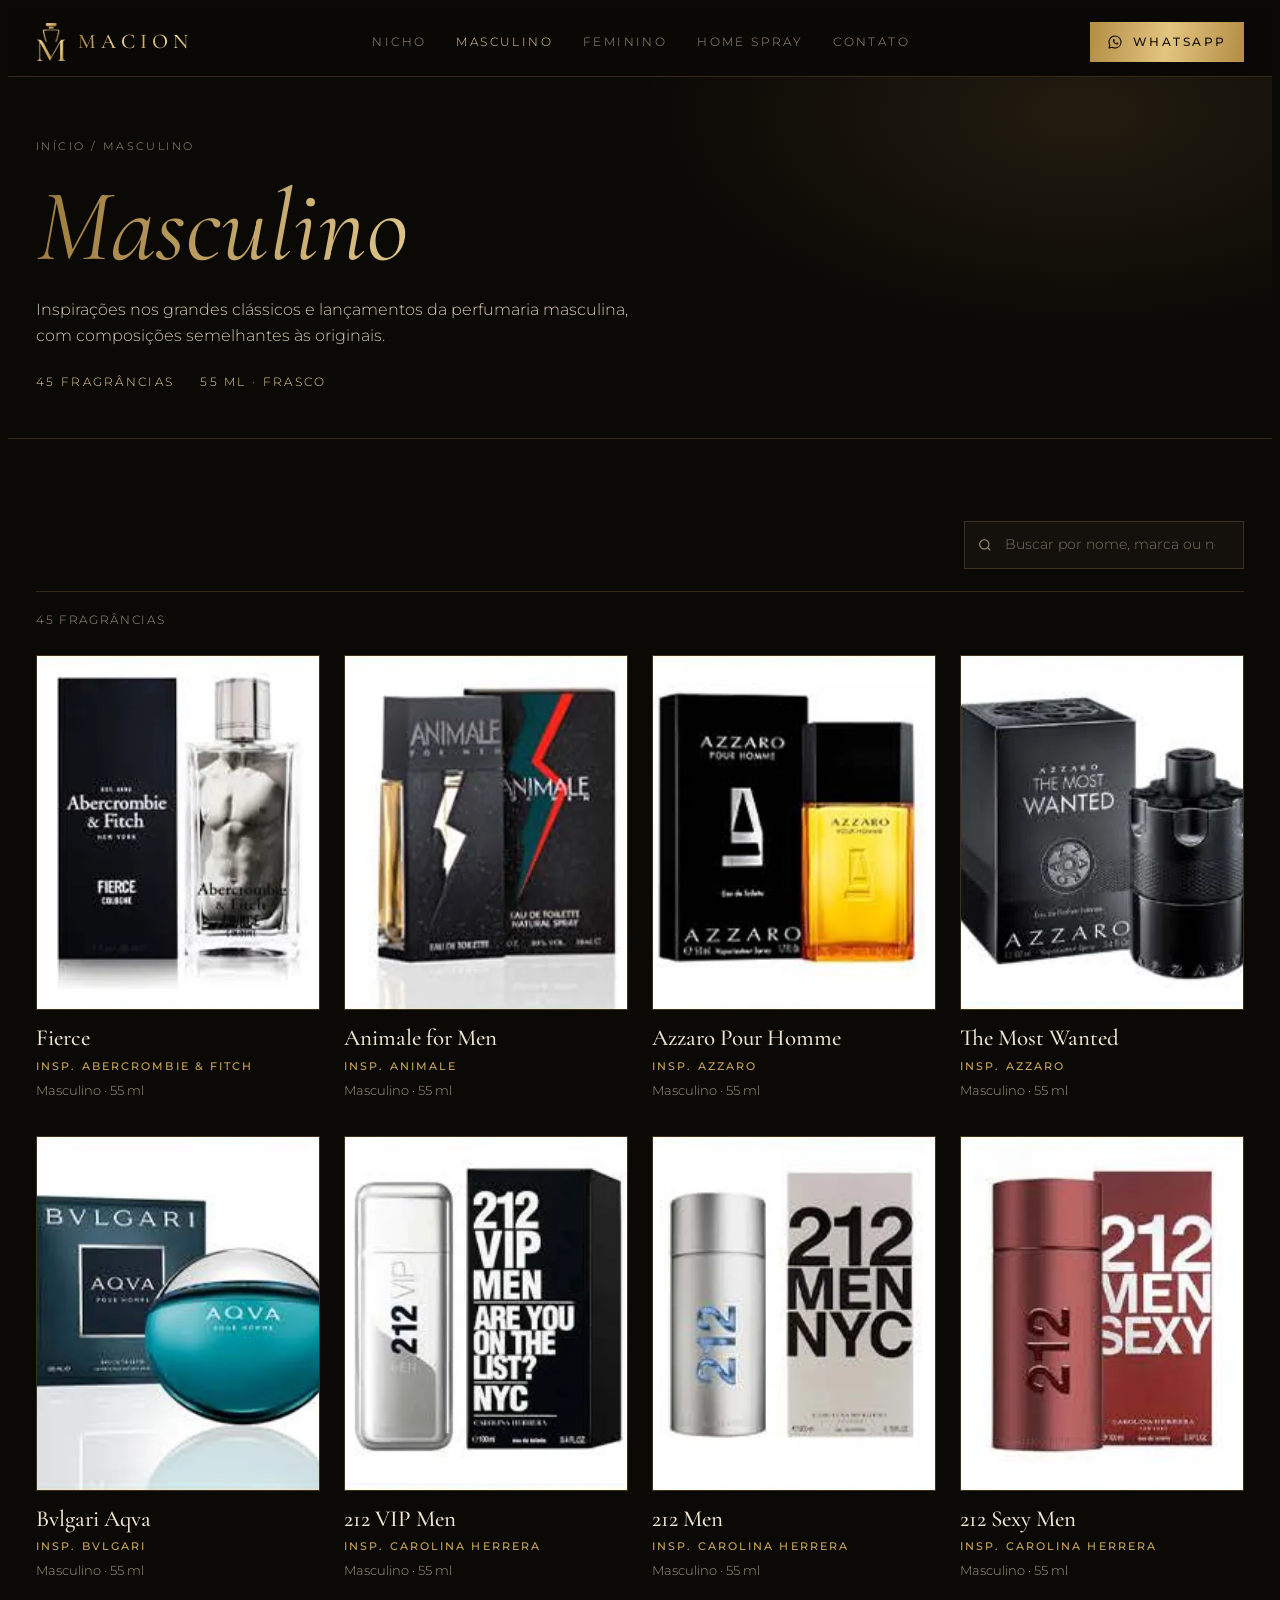
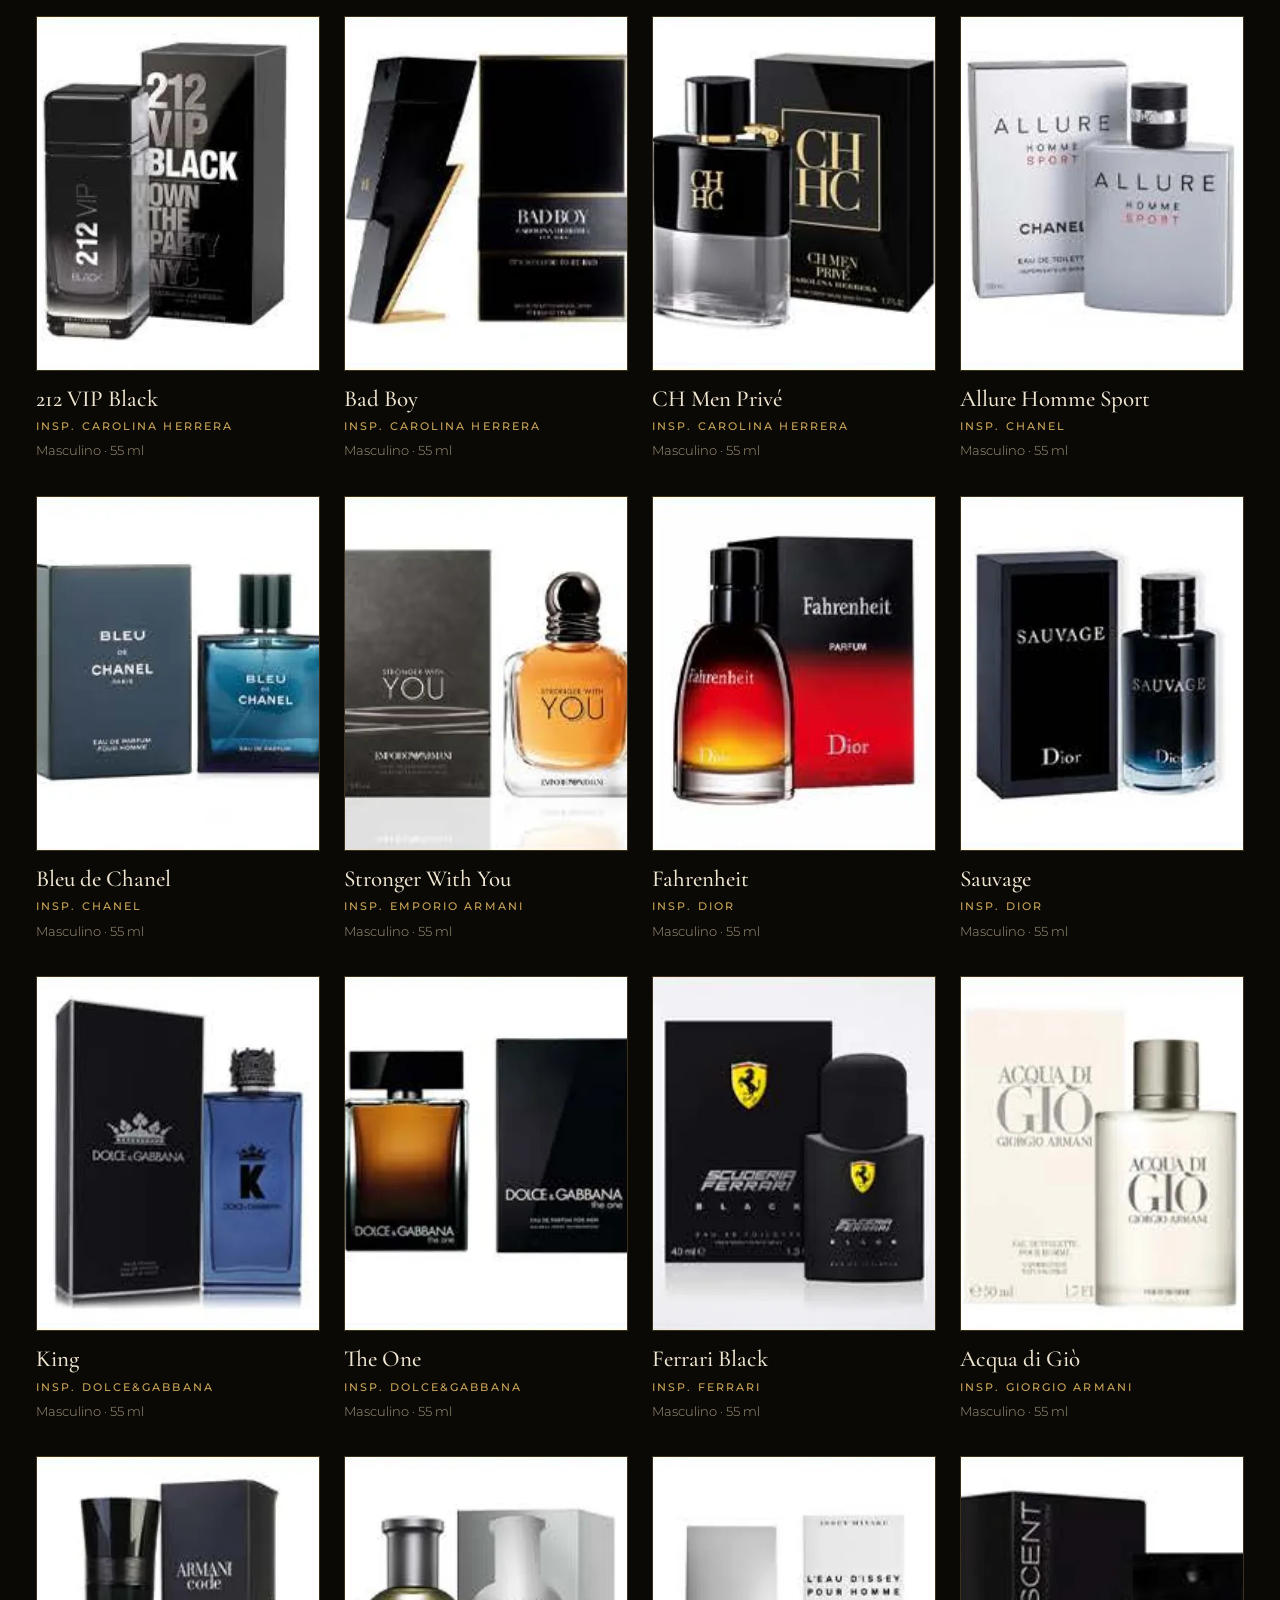
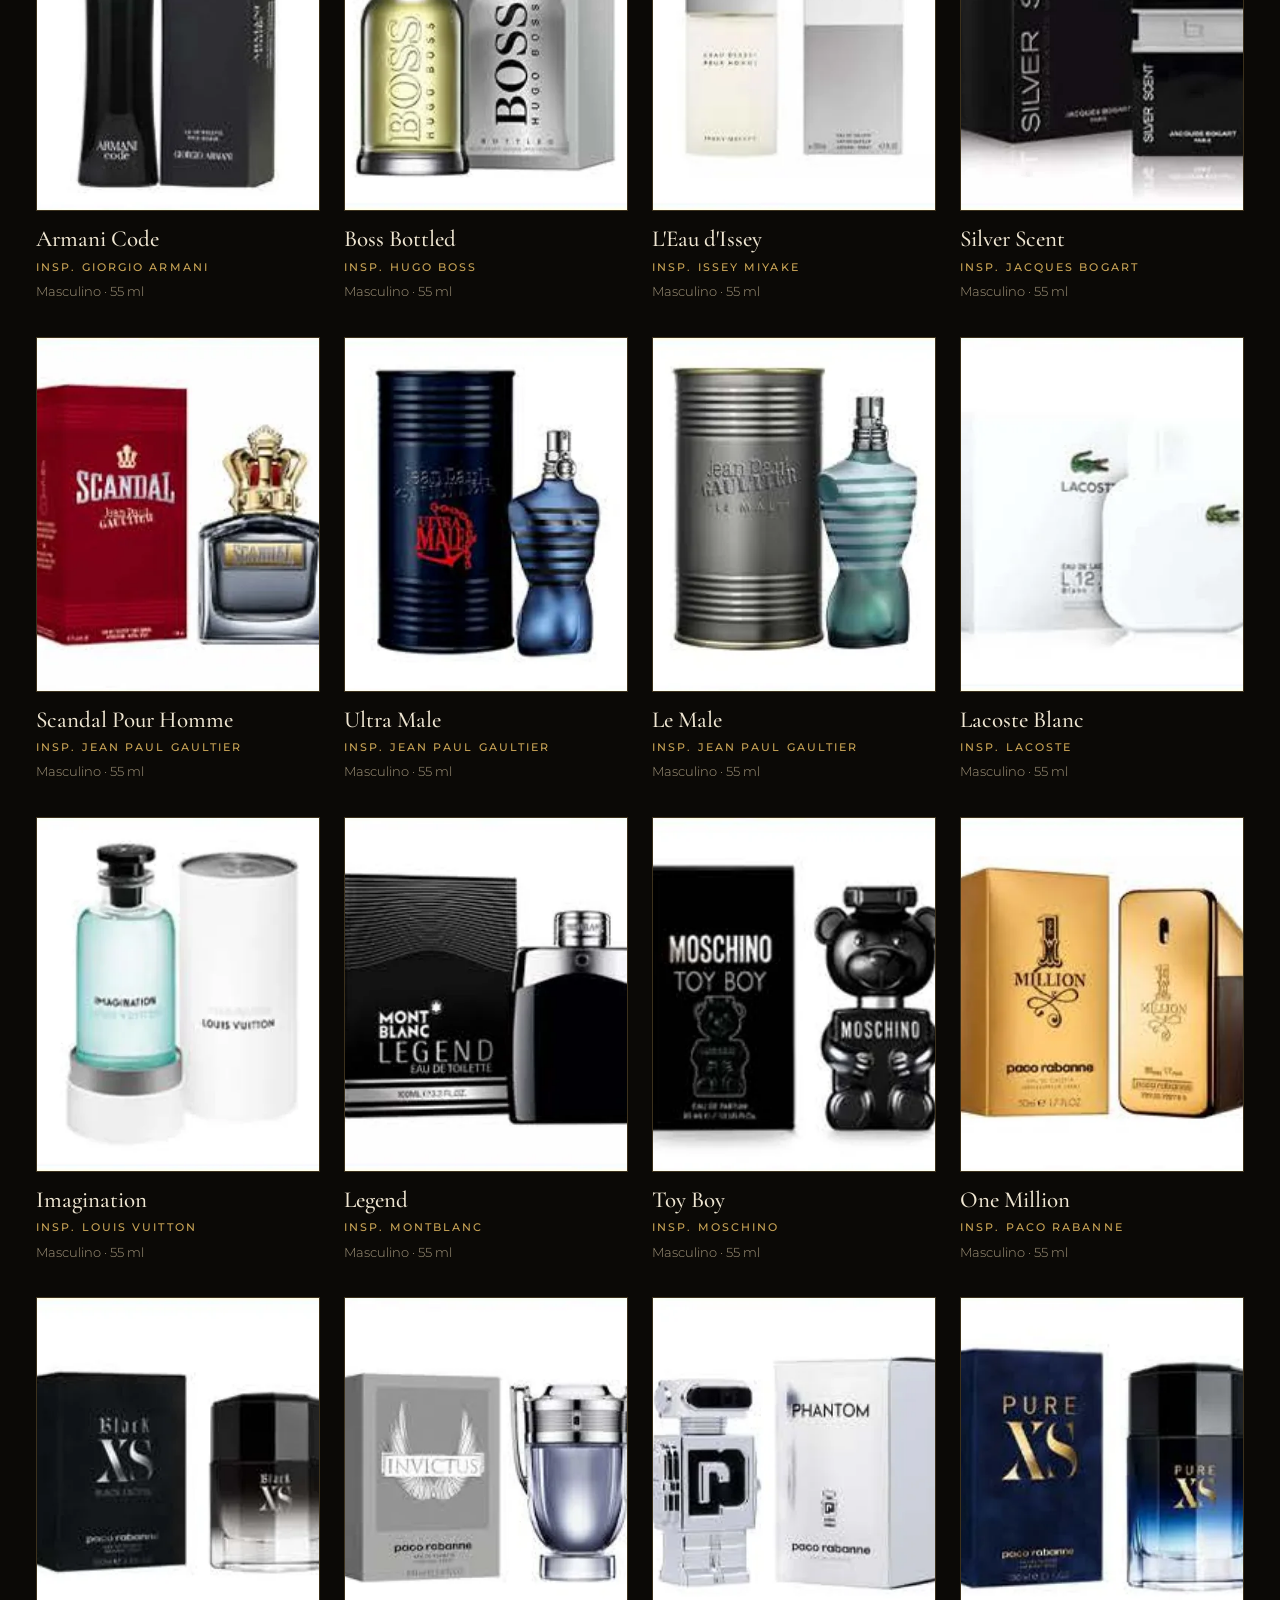
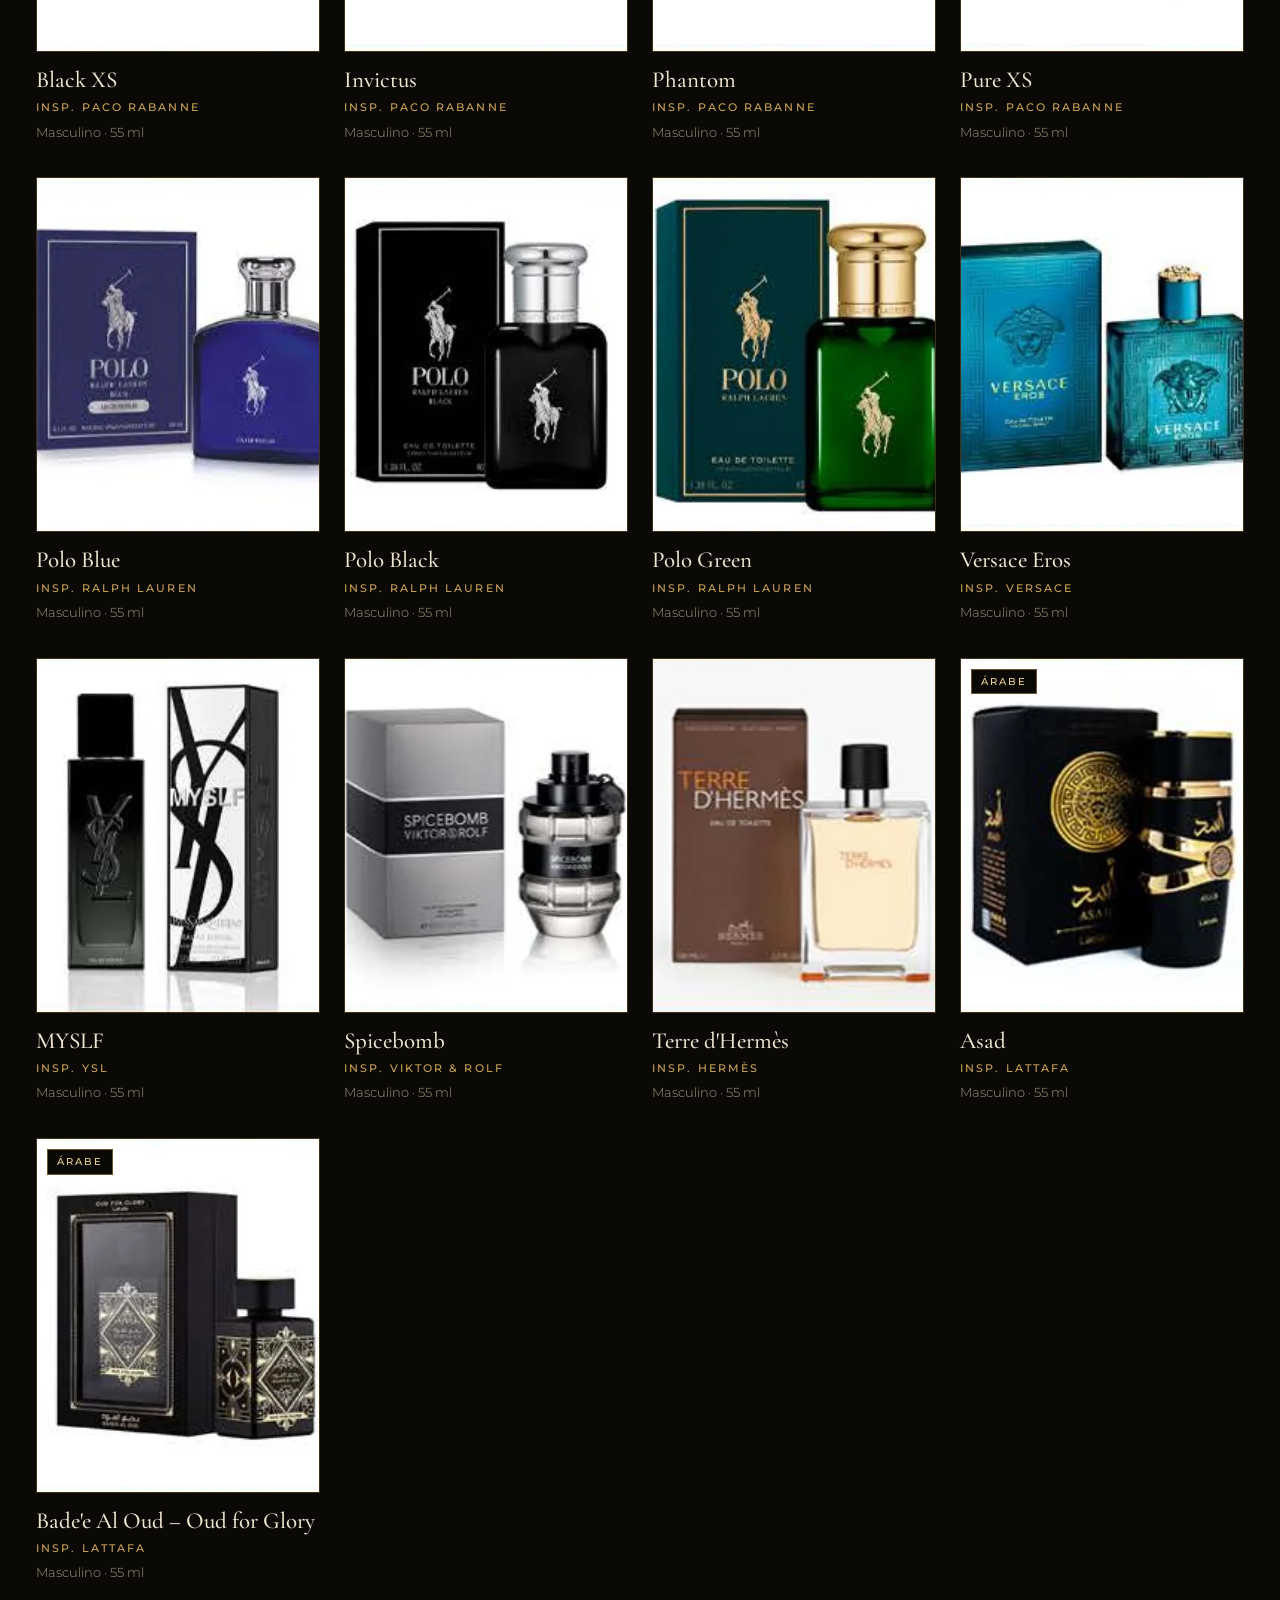
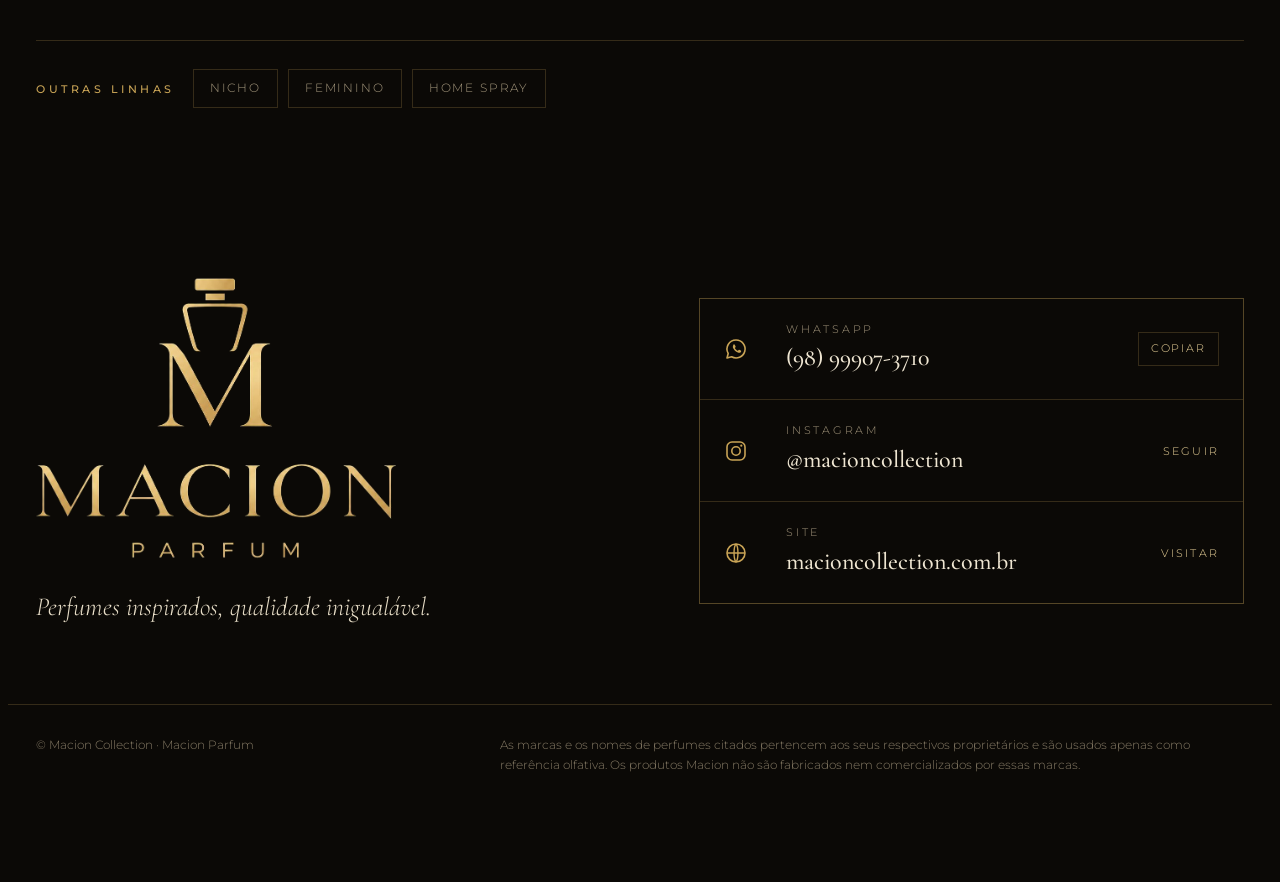
<file: masculino.html>
<!doctype html>
<html lang="pt-BR">
<head>
<meta charset="utf-8">
<meta name="viewport" content="width=device-width, initial-scale=1, viewport-fit=cover">
<title>Masculino · Macion Collection</title>
<meta name="description" content="Masculino: Inspirações nos grandes clássicos e lançamentos da perfumaria masculina, com composições semelhantes às originais.">
<meta name="theme-color" content="#0b0906">
<link rel="icon" type="image/png" href="/img/macion_mono.png">
<meta property="og:title" content="Masculino · Macion Collection">
<meta property="og:description" content="Masculino: Inspirações nos grandes clássicos e lançamentos da perfumaria masculina, com composições semelhantes às originais.">
<meta property="og:image" content="/img/hero-nicho-3_0.webp">
<link rel="preconnect" href="https://fonts.googleapis.com"><link rel="preconnect" href="https://fonts.gstatic.com" crossorigin>
<link rel="stylesheet" href="https://fonts.googleapis.com/css2?family=Cormorant+Garamond:ital,wght@0,400;0,500;0,600;1,400;1,500&family=Montserrat:wght@300;400;500;600&display=swap">
<link rel="stylesheet" href="/assets/site.css">
</head>
<body>
<header class="topo"><div class="wrap">
    <a class="marca" href="/" aria-label="Macion Collection, início"><img src="/img/macion_mono.png" alt=""><span class="ouro">MACION</span></a>
    <nav class="nav" aria-label="Principal"><a href="/nicho">Nicho</a><a href="/masculino" aria-current="page">Masculino</a><a href="/feminino">Feminino</a><a href="/home-spray">Home Spray</a><a href="/#contato">Contato</a></nav>
    <a class="btn cheio" href="https://wa.me/5598999073710?text=Ol%C3%A1%2C%20Macion!%20Vi%20o%20site%20e%20quero%20conhecer%20os%20perfumes." target="_blank" rel="noopener"><svg viewBox="0 0 24 24" aria-hidden="true"><path d="M12 3a9 9 0 0 0-7.8 13.5L3 21l4.6-1.2A9 9 0 1 0 12 3z" fill="none" stroke="currentColor" stroke-width="1.6" stroke-linejoin="round"/><path d="M9 8.2c.3-.6.6-.6.9-.6h.5c.2 0 .4 0 .5.4l.7 1.6c.1.2 0 .4-.1.6l-.5.6c-.1.2-.1.3 0 .5.4.8 1.5 2 2.6 2.4.2.1.4.1.5-.1l.6-.7c.2-.2.4-.2.6-.1l1.5.7c.2.1.4.2.4.4 0 .5-.2 1.2-.7 1.5-.6.4-1.4.6-2.6.2-2.1-.7-4.1-2.8-4.8-4.5-.4-1-.3-1.9.2-2.5z" fill="currentColor"/></svg><span>WhatsApp</span></a>
  </div></header><main>
<section class="pag-topo"><div class="wrap">
  <div class="trilha"><a href="/">Início</a> / Masculino</div>
  <h1 class="ouro">Masculino</h1>
  <p>Inspirações nos grandes clássicos e lançamentos da perfumaria masculina, com composições semelhantes às originais.</p>
  <div class="meta"><span>45 fragrâncias</span><span>55 ml · frasco</span></div>
</div></section>
<section class="colecao"><div class="wrap" style="padding-block:40px 90px">
  <div class="filtros"><label class="busca"><svg viewBox="0 0 24 24" fill="none" stroke="currentColor" stroke-width="1.6"><circle cx="11" cy="11" r="7"/><path d="m20 20-4-4"/></svg><input id="busca" type="search" placeholder="Buscar por nome, marca ou nota" aria-label="Buscar fragrância"></label></div>
  <div class="contagem" id="contagem" aria-live="polite"></div>
  <div class="grade" id="grade"></div>
  <div class="outros"><span class="eyebrow">Outras linhas</span><a class="chip" href="/nicho">Nicho</a><a class="chip" href="/feminino">Feminino</a><a class="chip" href="/home-spray">Home Spray</a></div>
</div></section>
<section class="contato" id="contato"><div class="wrap">
    <div><img class="logo" src="/img/macion_full.png" alt="Macion Parfum"><p class="frase">Perfumes inspirados, qualidade inigualável.</p></div>
    <div class="canais">
      <div class="canal"><svg viewBox="0 0 24 24" aria-hidden="true"><path d="M12 3a9 9 0 0 0-7.8 13.5L3 21l4.6-1.2A9 9 0 1 0 12 3z" fill="none" stroke="currentColor" stroke-width="1.6" stroke-linejoin="round"/><path d="M9 8.2c.3-.6.6-.6.9-.6h.5c.2 0 .4 0 .5.4l.7 1.6c.1.2 0 .4-.1.6l-.5.6c-.1.2-.1.3 0 .5.4.8 1.5 2 2.6 2.4.2.1.4.1.5-.1l.6-.7c.2-.2.4-.2.6-.1l1.5.7c.2.1.4.2.4.4 0 .5-.2 1.2-.7 1.5-.6.4-1.4.6-2.6.2-2.1-.7-4.1-2.8-4.8-4.5-.4-1-.3-1.9.2-2.5z" fill="currentColor"/></svg><div><small>WhatsApp</small><b id="numero">(98) 99907-3710</b></div><button class="copiar" id="copiar" type="button">Copiar</button></div>
      <a class="canal" href="https://instagram.com/macioncollection" target="_blank" rel="noopener"><svg viewBox="0 0 24 24" aria-hidden="true"><rect x="3" y="3" width="18" height="18" rx="5" fill="none" stroke="currentColor" stroke-width="1.6"/><circle cx="12" cy="12" r="4.2" fill="none" stroke="currentColor" stroke-width="1.6"/><circle cx="17.3" cy="6.7" r="1.1" fill="currentColor"/></svg><div><small>Instagram</small><b>@macioncollection</b></div><span class="seta">Seguir</span></a>
      <a class="canal" href="https://macioncollection.com.br" target="_blank" rel="noopener"><svg viewBox="0 0 24 24" aria-hidden="true"><circle cx="12" cy="12" r="9" fill="none" stroke="currentColor" stroke-width="1.6"/><path d="M3 12h18M12 3c2.6 2.8 2.6 15.2 0 18M12 3c-2.6 2.8-2.6 15.2 0 18" fill="none" stroke="currentColor" stroke-width="1.4"/></svg><div><small>Site</small><b>macioncollection.com.br</b></div><span class="seta">Visitar</span></a>
    </div></div></section>
</main><footer><div class="wrap">
  <span>© Macion Collection · Macion Parfum</span>
  <p>As marcas e os nomes de perfumes citados pertencem aos seus respectivos proprietários e são usados apenas como referência olfativa. Os produtos Macion não são fabricados nem comercializados por essas marcas.</p>
</div></footer>
<div class="selecao" id="selecao" hidden>
  <span class="q"><b id="qtd">0</b>na seleção</span>
  <button class="limpar" id="limpar" type="button">Limpar</button>
  <a class="btn cheio" id="enviar" href="#" target="_blank" rel="noopener"><svg viewBox="0 0 24 24" aria-hidden="true"><path d="M12 3a9 9 0 0 0-7.8 13.5L3 21l4.6-1.2A9 9 0 1 0 12 3z" fill="none" stroke="currentColor" stroke-width="1.6" stroke-linejoin="round"/><path d="M9 8.2c.3-.6.6-.6.9-.6h.5c.2 0 .4 0 .5.4l.7 1.6c.1.2 0 .4-.1.6l-.5.6c-.1.2-.1.3 0 .5.4.8 1.5 2 2.6 2.4.2.1.4.1.5-.1l.6-.7c.2-.2.4-.2.6-.1l1.5.7c.2.1.4.2.4.4 0 .5-.2 1.2-.7 1.5-.6.4-1.4.6-2.6.2-2.1-.7-4.1-2.8-4.8-4.5-.4-1-.3-1.9.2-2.5z" fill="currentColor"/></svg>Enviar pedido</a>
</div>
<dialog class="ficha" id="ficha" aria-labelledby="fNome">
  <button class="fechar" id="fechar" aria-label="Fechar"><svg viewBox="0 0 24 24" fill="none" stroke="currentColor" stroke-width="1.6"><path d="M6 6l12 12M18 6 6 18"/></svg></button>
  <div class="in"><div class="img"><img id="fImg" alt=""></div>
    <div class="tx"><span class="eyebrow" id="fCat"></span><h3 id="fNome"></h3><p class="insp" id="fInsp"></p><dl id="fNotas"></dl>
      <div class="vol"><b id="fVol"></b><span id="fVolTx"></span></div>
      <div class="acoes"><button class="btn cheio" id="fAdd" type="button"></button><a class="btn" id="fWa" target="_blank" rel="noopener"><svg viewBox="0 0 24 24" aria-hidden="true"><path d="M12 3a9 9 0 0 0-7.8 13.5L3 21l4.6-1.2A9 9 0 1 0 12 3z" fill="none" stroke="currentColor" stroke-width="1.6" stroke-linejoin="round"/><path d="M9 8.2c.3-.6.6-.6.9-.6h.5c.2 0 .4 0 .5.4l.7 1.6c.1.2 0 .4-.1.6l-.5.6c-.1.2-.1.3 0 .5.4.8 1.5 2 2.6 2.4.2.1.4.1.5-.1l.6-.7c.2-.2.4-.2.6-.1l1.5.7c.2.1.4.2.4.4 0 .5-.2 1.2-.7 1.5-.6.4-1.4.6-2.6.2-2.1-.7-4.1-2.8-4.8-4.5-.4-1-.3-1.9.2-2.5z" fill="currentColor"/></svg>Pedir só este</a></div>
    </div></div>
</dialog>
<script>window.PAGINA = {"tipo": "linha", "cat": "masc"};</script>
<script src="/assets/dados.js"></script>
<script src="/assets/site.js"></script>
</body>
</html>
</file>
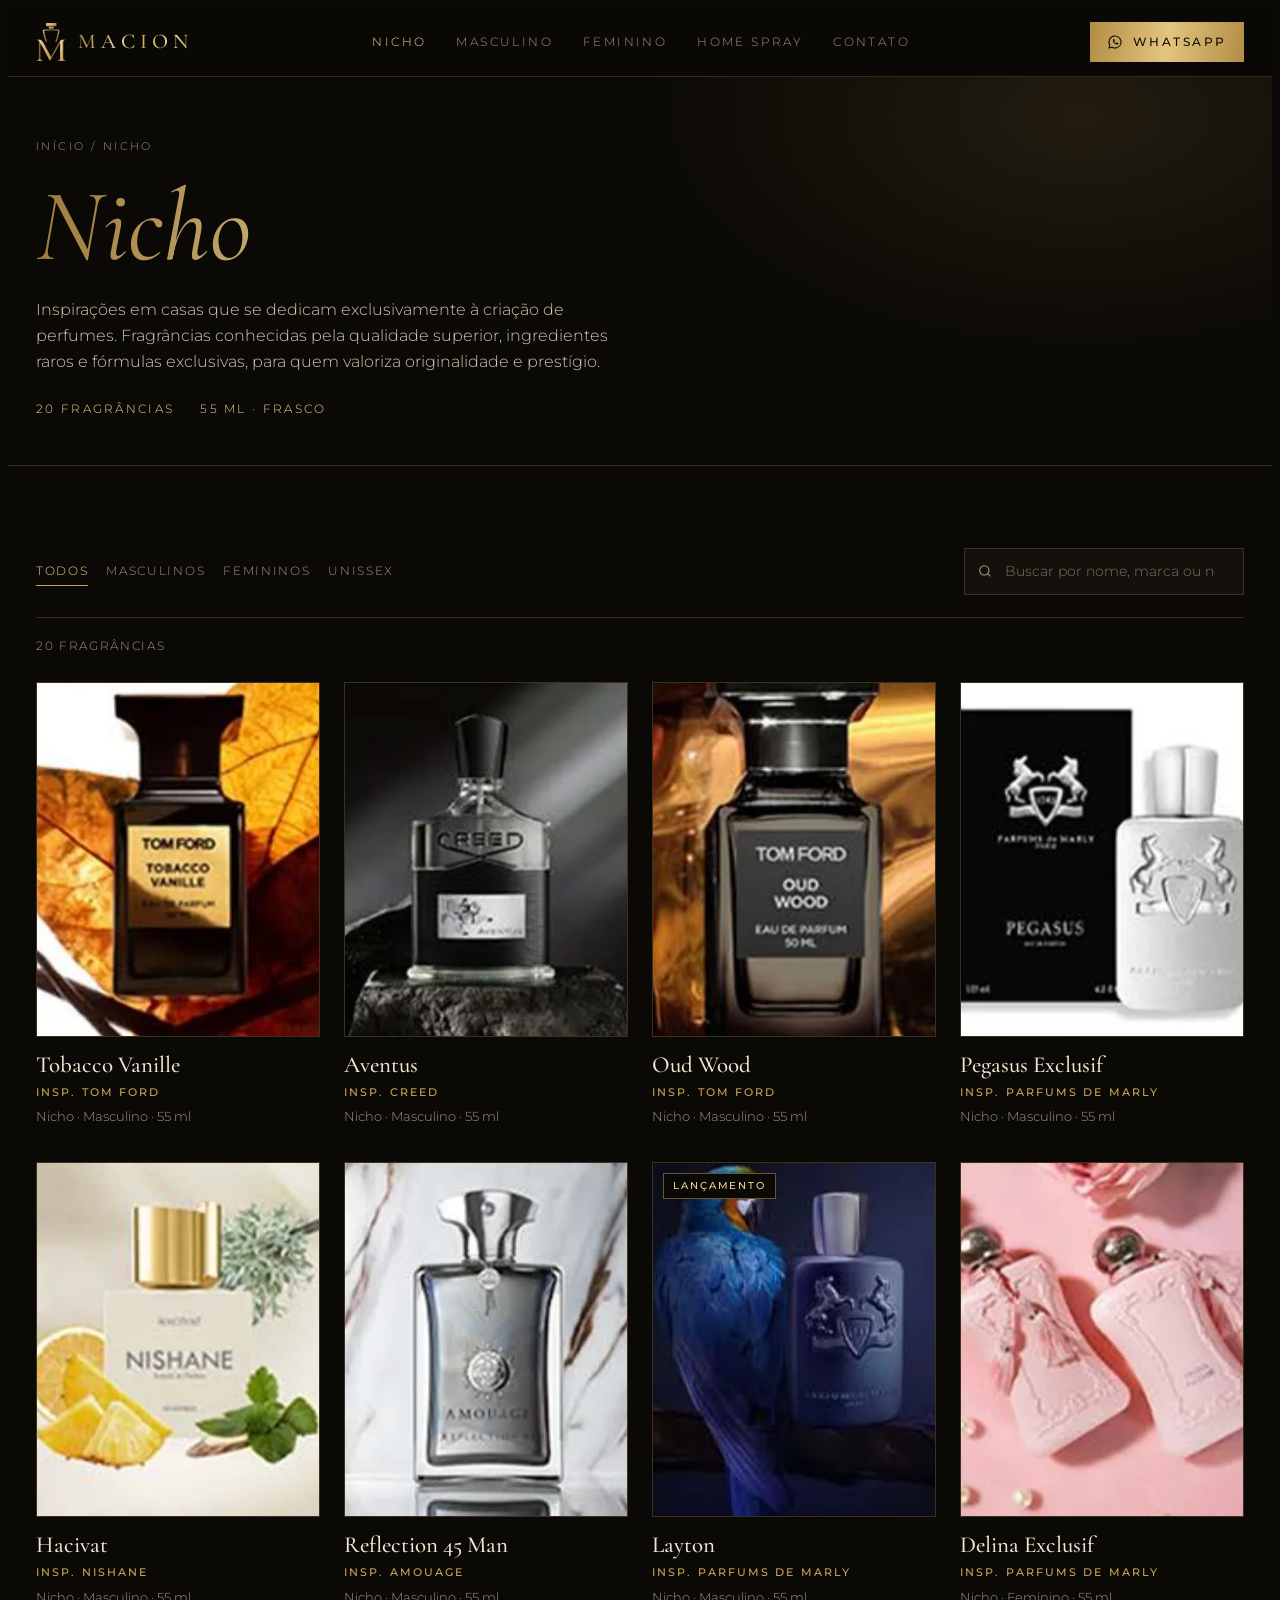
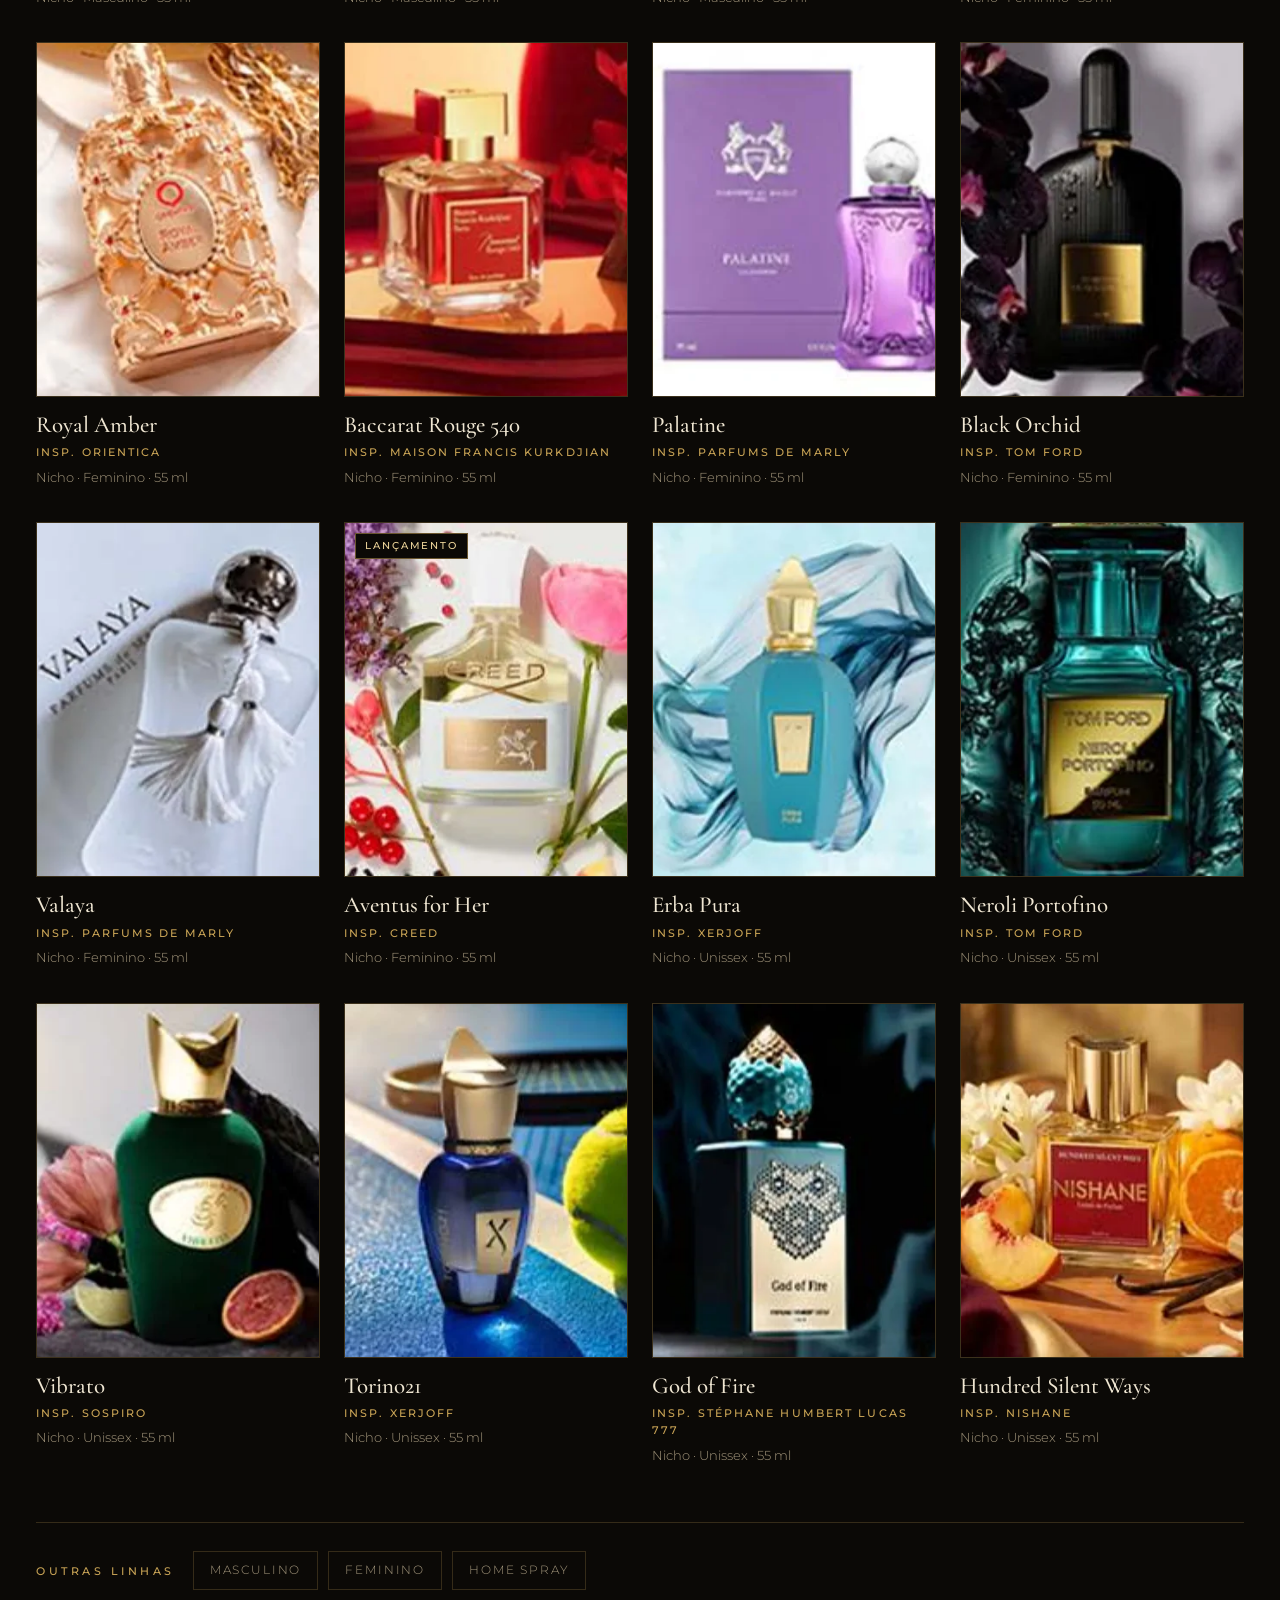
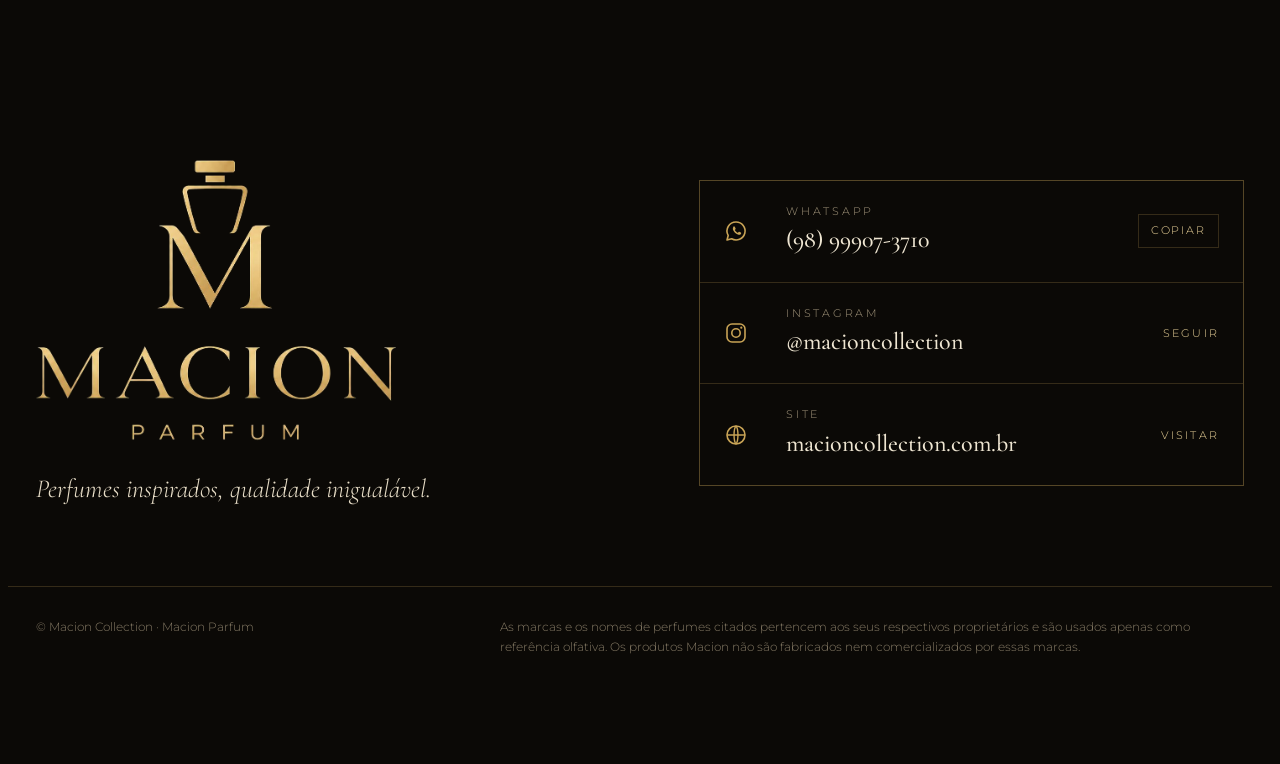
<file: nicho.html>
<!doctype html>
<html lang="pt-BR">
<head>
<meta charset="utf-8">
<meta name="viewport" content="width=device-width, initial-scale=1, viewport-fit=cover">
<title>Nicho · Macion Collection</title>
<meta name="description" content="Nicho: Inspirações em casas que se dedicam exclusivamente à criação de perfumes. Fragrâncias conhecidas pela qualidade superior, ingredientes raros e fórmulas exclusivas, para quem valoriza originalidade e prestígio.">
<meta name="theme-color" content="#0b0906">
<link rel="icon" type="image/png" href="/img/macion_mono.png">
<meta property="og:title" content="Nicho · Macion Collection">
<meta property="og:description" content="Nicho: Inspirações em casas que se dedicam exclusivamente à criação de perfumes. Fragrâncias conhecidas pela qualidade superior, ingredientes raros e fórmulas exclusivas, para quem valoriza originalidade e prestígio.">
<meta property="og:image" content="/img/hero-nicho-3_0.webp">
<link rel="preconnect" href="https://fonts.googleapis.com"><link rel="preconnect" href="https://fonts.gstatic.com" crossorigin>
<link rel="stylesheet" href="https://fonts.googleapis.com/css2?family=Cormorant+Garamond:ital,wght@0,400;0,500;0,600;1,400;1,500&family=Montserrat:wght@300;400;500;600&display=swap">
<link rel="stylesheet" href="/assets/site.css">
</head>
<body>
<header class="topo"><div class="wrap">
    <a class="marca" href="/" aria-label="Macion Collection, início"><img src="/img/macion_mono.png" alt=""><span class="ouro">MACION</span></a>
    <nav class="nav" aria-label="Principal"><a href="/nicho" aria-current="page">Nicho</a><a href="/masculino">Masculino</a><a href="/feminino">Feminino</a><a href="/home-spray">Home Spray</a><a href="/#contato">Contato</a></nav>
    <a class="btn cheio" href="https://wa.me/5598999073710?text=Ol%C3%A1%2C%20Macion!%20Vi%20o%20site%20e%20quero%20conhecer%20os%20perfumes." target="_blank" rel="noopener"><svg viewBox="0 0 24 24" aria-hidden="true"><path d="M12 3a9 9 0 0 0-7.8 13.5L3 21l4.6-1.2A9 9 0 1 0 12 3z" fill="none" stroke="currentColor" stroke-width="1.6" stroke-linejoin="round"/><path d="M9 8.2c.3-.6.6-.6.9-.6h.5c.2 0 .4 0 .5.4l.7 1.6c.1.2 0 .4-.1.6l-.5.6c-.1.2-.1.3 0 .5.4.8 1.5 2 2.6 2.4.2.1.4.1.5-.1l.6-.7c.2-.2.4-.2.6-.1l1.5.7c.2.1.4.2.4.4 0 .5-.2 1.2-.7 1.5-.6.4-1.4.6-2.6.2-2.1-.7-4.1-2.8-4.8-4.5-.4-1-.3-1.9.2-2.5z" fill="currentColor"/></svg><span>WhatsApp</span></a>
  </div></header><main>
<section class="pag-topo"><div class="wrap">
  <div class="trilha"><a href="/">Início</a> / Nicho</div>
  <h1 class="ouro">Nicho</h1>
  <p>Inspirações em casas que se dedicam exclusivamente à criação de perfumes. Fragrâncias conhecidas pela qualidade superior, ingredientes raros e fórmulas exclusivas, para quem valoriza originalidade e prestígio.</p>
  <div class="meta"><span>20 fragrâncias</span><span>55 ml · frasco</span></div>
</div></section>
<section class="colecao"><div class="wrap" style="padding-block:40px 90px">
  <div class="filtros"><div class="sub" id="subNicho" style="margin-left:0"><button data-sub="" aria-pressed="true">Todos</button><button data-sub="Masculino" aria-pressed="false">Masculinos</button><button data-sub="Feminino" aria-pressed="false">Femininos</button><button data-sub="Unissex" aria-pressed="false">Unissex</button></div><label class="busca"><svg viewBox="0 0 24 24" fill="none" stroke="currentColor" stroke-width="1.6"><circle cx="11" cy="11" r="7"/><path d="m20 20-4-4"/></svg><input id="busca" type="search" placeholder="Buscar por nome, marca ou nota" aria-label="Buscar fragrância"></label></div>
  <div class="contagem" id="contagem" aria-live="polite"></div>
  <div class="grade" id="grade"></div>
  <div class="outros"><span class="eyebrow">Outras linhas</span><a class="chip" href="/masculino">Masculino</a><a class="chip" href="/feminino">Feminino</a><a class="chip" href="/home-spray">Home Spray</a></div>
</div></section>
<section class="contato" id="contato"><div class="wrap">
    <div><img class="logo" src="/img/macion_full.png" alt="Macion Parfum"><p class="frase">Perfumes inspirados, qualidade inigualável.</p></div>
    <div class="canais">
      <div class="canal"><svg viewBox="0 0 24 24" aria-hidden="true"><path d="M12 3a9 9 0 0 0-7.8 13.5L3 21l4.6-1.2A9 9 0 1 0 12 3z" fill="none" stroke="currentColor" stroke-width="1.6" stroke-linejoin="round"/><path d="M9 8.2c.3-.6.6-.6.9-.6h.5c.2 0 .4 0 .5.4l.7 1.6c.1.2 0 .4-.1.6l-.5.6c-.1.2-.1.3 0 .5.4.8 1.5 2 2.6 2.4.2.1.4.1.5-.1l.6-.7c.2-.2.4-.2.6-.1l1.5.7c.2.1.4.2.4.4 0 .5-.2 1.2-.7 1.5-.6.4-1.4.6-2.6.2-2.1-.7-4.1-2.8-4.8-4.5-.4-1-.3-1.9.2-2.5z" fill="currentColor"/></svg><div><small>WhatsApp</small><b id="numero">(98) 99907-3710</b></div><button class="copiar" id="copiar" type="button">Copiar</button></div>
      <a class="canal" href="https://instagram.com/macioncollection" target="_blank" rel="noopener"><svg viewBox="0 0 24 24" aria-hidden="true"><rect x="3" y="3" width="18" height="18" rx="5" fill="none" stroke="currentColor" stroke-width="1.6"/><circle cx="12" cy="12" r="4.2" fill="none" stroke="currentColor" stroke-width="1.6"/><circle cx="17.3" cy="6.7" r="1.1" fill="currentColor"/></svg><div><small>Instagram</small><b>@macioncollection</b></div><span class="seta">Seguir</span></a>
      <a class="canal" href="https://macioncollection.com.br" target="_blank" rel="noopener"><svg viewBox="0 0 24 24" aria-hidden="true"><circle cx="12" cy="12" r="9" fill="none" stroke="currentColor" stroke-width="1.6"/><path d="M3 12h18M12 3c2.6 2.8 2.6 15.2 0 18M12 3c-2.6 2.8-2.6 15.2 0 18" fill="none" stroke="currentColor" stroke-width="1.4"/></svg><div><small>Site</small><b>macioncollection.com.br</b></div><span class="seta">Visitar</span></a>
    </div></div></section>
</main><footer><div class="wrap">
  <span>© Macion Collection · Macion Parfum</span>
  <p>As marcas e os nomes de perfumes citados pertencem aos seus respectivos proprietários e são usados apenas como referência olfativa. Os produtos Macion não são fabricados nem comercializados por essas marcas.</p>
</div></footer>
<div class="selecao" id="selecao" hidden>
  <span class="q"><b id="qtd">0</b>na seleção</span>
  <button class="limpar" id="limpar" type="button">Limpar</button>
  <a class="btn cheio" id="enviar" href="#" target="_blank" rel="noopener"><svg viewBox="0 0 24 24" aria-hidden="true"><path d="M12 3a9 9 0 0 0-7.8 13.5L3 21l4.6-1.2A9 9 0 1 0 12 3z" fill="none" stroke="currentColor" stroke-width="1.6" stroke-linejoin="round"/><path d="M9 8.2c.3-.6.6-.6.9-.6h.5c.2 0 .4 0 .5.4l.7 1.6c.1.2 0 .4-.1.6l-.5.6c-.1.2-.1.3 0 .5.4.8 1.5 2 2.6 2.4.2.1.4.1.5-.1l.6-.7c.2-.2.4-.2.6-.1l1.5.7c.2.1.4.2.4.4 0 .5-.2 1.2-.7 1.5-.6.4-1.4.6-2.6.2-2.1-.7-4.1-2.8-4.8-4.5-.4-1-.3-1.9.2-2.5z" fill="currentColor"/></svg>Enviar pedido</a>
</div>
<dialog class="ficha" id="ficha" aria-labelledby="fNome">
  <button class="fechar" id="fechar" aria-label="Fechar"><svg viewBox="0 0 24 24" fill="none" stroke="currentColor" stroke-width="1.6"><path d="M6 6l12 12M18 6 6 18"/></svg></button>
  <div class="in"><div class="img"><img id="fImg" alt=""></div>
    <div class="tx"><span class="eyebrow" id="fCat"></span><h3 id="fNome"></h3><p class="insp" id="fInsp"></p><dl id="fNotas"></dl>
      <div class="vol"><b id="fVol"></b><span id="fVolTx"></span></div>
      <div class="acoes"><button class="btn cheio" id="fAdd" type="button"></button><a class="btn" id="fWa" target="_blank" rel="noopener"><svg viewBox="0 0 24 24" aria-hidden="true"><path d="M12 3a9 9 0 0 0-7.8 13.5L3 21l4.6-1.2A9 9 0 1 0 12 3z" fill="none" stroke="currentColor" stroke-width="1.6" stroke-linejoin="round"/><path d="M9 8.2c.3-.6.6-.6.9-.6h.5c.2 0 .4 0 .5.4l.7 1.6c.1.2 0 .4-.1.6l-.5.6c-.1.2-.1.3 0 .5.4.8 1.5 2 2.6 2.4.2.1.4.1.5-.1l.6-.7c.2-.2.4-.2.6-.1l1.5.7c.2.1.4.2.4.4 0 .5-.2 1.2-.7 1.5-.6.4-1.4.6-2.6.2-2.1-.7-4.1-2.8-4.8-4.5-.4-1-.3-1.9.2-2.5z" fill="currentColor"/></svg>Pedir só este</a></div>
    </div></div>
</dialog>
<script>window.PAGINA = {"tipo": "linha", "cat": "nicho"};</script>
<script src="/assets/dados.js"></script>
<script src="/assets/site.js"></script>
</body>
</html>
</file>
<file: assets/site.css>
/* Layout: uma vitrine noturna — fundo preto quente, molduras no formato do frasco do logo, ouro só nos detalhes. Identidade única (escura), sem tema claro. */
:root{
  --noite:#0b0906;          /* fundo */
  --veludo:#14110c;         /* superfícies */
  --ambar:#1d1810;          /* superfície elevada */
  --ouro:#c9a456;           /* acento */
  --ouro-claro:#ecd49a;     /* brilho do ouro */
  --marfim:#efe6d2;         /* texto principal */
  --fumo:#a3967c;           /* texto secundário */
  --fio:rgba(201,164,86,.22);
  --fio-forte:rgba(201,164,86,.5);
  --display:"Cormorant Garamond","Cormorant",Garamond,"Times New Roman",serif;
  --texto:"Montserrat","Helvetica Neue",Arial,sans-serif;
  --gutter:max(16px,env(safe-area-inset-left,0px));
  --gutter-r:max(16px,env(safe-area-inset-right,0px));
  --max:1240px;
  color-scheme:dark;
}
*{box-sizing:border-box}
[hidden]{display:none!important}
html{scroll-behavior:smooth;background:var(--noite)}
body{background:var(--noite);color:var(--marfim);font-family:var(--texto);font-size:15px;line-height:1.65;font-weight:300;-webkit-font-smoothing:antialiased}
body::before{content:"";position:fixed;inset:0 0 auto;height:env(safe-area-inset-top,0px);z-index:60;background:var(--noite)}
img{max-width:100%;display:block}
a{color:inherit}
button{font:inherit;color:inherit;cursor:pointer}
:focus-visible{outline:1.5px solid var(--ouro-claro);outline-offset:3px}
.wrap{max-width:var(--max);margin:0 auto;padding-left:var(--gutter);padding-right:var(--gutter-r)}
.ouro{background:linear-gradient(100deg,#9c7a3c 0%,#ecd49a 38%,#c9a456 60%,#f3dfa3 80%,#a9843f 100%);-webkit-background-clip:text;background-clip:text;color:transparent}
.eyebrow{font-size:11px;letter-spacing:.32em;text-transform:uppercase;color:var(--ouro);font-weight:500}
h1,h2,h3{font-family:var(--display);font-weight:500;text-wrap:balance;margin:0;line-height:1.05}
p{margin:0}

/* ---------- topo ---------- */
.topo{position:sticky;top:env(safe-area-inset-top,0px);z-index:50;background:rgba(11,9,6,.86);backdrop-filter:blur(12px);-webkit-backdrop-filter:blur(12px);border-bottom:1px solid var(--fio)}
.topo .wrap{display:flex;align-items:center;justify-content:space-between;gap:16px;height:68px}
.marca{display:flex;align-items:center;gap:12px;text-decoration:none}
.marca img{height:38px;width:auto}
.marca span{font-family:var(--display);font-size:21px;letter-spacing:.24em;font-weight:500}
.nav{display:flex;gap:30px;font-size:12px;letter-spacing:.2em;text-transform:uppercase}
.nav a{text-decoration:none;color:var(--fumo);transition:color .2s}
.nav a:hover{color:var(--ouro-claro)}
.btn{display:inline-flex;align-items:center;justify-content:center;gap:10px;border:1px solid var(--ouro);background:transparent;color:var(--ouro-claro);padding:13px 22px;font-size:11.5px;letter-spacing:.22em;text-transform:uppercase;font-weight:500;text-decoration:none;transition:background .25s,color .25s;white-space:nowrap}
.btn:hover{background:var(--ouro);color:var(--noite)}
.btn.cheio{background:linear-gradient(100deg,#b38d45,#e3c57f 50%,#b38d45);color:#140f07;border-color:transparent}
.btn.cheio:hover{filter:brightness(1.08)}
.btn svg{width:16px;height:16px;flex:none}
.topo .btn{padding:10px 16px}

/* ---------- hero ---------- */
.hero{position:relative;overflow:hidden;border-bottom:1px solid var(--fio)}
.hero::before{content:"";position:absolute;inset:0;background:radial-gradient(ellipse 60% 70% at 72% 45%,rgba(201,164,86,.13),transparent 70%),radial-gradient(ellipse 40% 50% at 10% 90%,rgba(201,164,86,.06),transparent 70%);pointer-events:none}
.hero .wrap{display:grid;grid-template-columns:1.02fr 1fr;gap:56px;align-items:center;padding-block:76px 84px;position:relative}
.hero .pill{display:inline-block;border:1px solid var(--fio-forte);border-radius:99px;padding:6px 16px;font-size:12px;letter-spacing:.16em;color:var(--ouro-claro)}
.hero h1{font-size:clamp(44px,6.2vw,84px);margin-top:26px;font-weight:500;letter-spacing:-.01em}
.hero h1 em{font-style:italic;font-weight:400}
.hero .lead{font-size:17px;color:#d8ccb4;max-width:31em;margin-top:24px}
.hero .acoes{display:flex;flex-wrap:wrap;gap:12px;margin-top:34px}
.fatos{display:flex;gap:0;margin-top:48px;border-top:1px solid var(--fio);padding-top:22px;max-width:520px}
.fatos div{flex:1;padding-right:18px}
.fatos div+div{border-left:1px solid var(--fio);padding-left:20px}
.fatos b{display:block;font-family:var(--display);font-size:34px;font-weight:500;line-height:1;color:var(--ouro-claro);font-variant-numeric:tabular-nums}
.fatos b{white-space:nowrap}
.fatos small{font-size:11px;letter-spacing:.14em;text-transform:uppercase;color:var(--fumo)}

/* vitrine: molduras no formato do frasco do logo */
.vitrine{position:relative;height:560px}
.frasco{position:absolute;clip-path:polygon(0 0,100% 0,82% 100%,18% 100%);overflow:hidden;background:var(--ambar)}
.frasco img{width:100%;height:100%;object-fit:cover;transition:transform 1.2s cubic-bezier(.2,.7,.2,1)}
.frasco:hover img{transform:scale(1.05)}
.frasco.f1{width:46%;height:74%;left:27%;top:9%;z-index:3;box-shadow:0 30px 80px rgba(0,0,0,.6)}
.frasco.f2{width:33%;height:54%;left:0;top:30%;z-index:2;opacity:.85}
.frasco.f3{width:33%;height:54%;right:0;top:20%;z-index:2;opacity:.85}
.tampa{position:absolute;z-index:4;left:50%;transform:translateX(-50%);top:0;width:18%;display:flex;flex-direction:column;align-items:center;gap:5px}
.tampa i{display:block;height:15px;width:100%;background:linear-gradient(100deg,#9c7a3c,#ecd49a 45%,#b38d45);}
.tampa i+i{width:46%;height:9px}
.vitrine figcaption{position:absolute;left:27%;width:46%;bottom:0;text-align:center;z-index:5;font-size:11px;letter-spacing:.24em;text-transform:uppercase;color:var(--fumo)}
.vitrine figcaption b{display:block;font-family:var(--display);font-style:italic;font-weight:400;font-size:22px;letter-spacing:0;text-transform:none;color:var(--marfim)}

/* ---------- faixa ---------- */
.faixa{border-bottom:1px solid var(--fio);overflow:hidden;white-space:nowrap;padding-block:18px;color:var(--fumo)}
.faixa .trilho{display:inline-flex;gap:46px;animation:rola 60s linear infinite;font-family:var(--display);font-size:22px;font-style:italic}
.faixa .trilho span::after{content:"✦";font-style:normal;font-size:11px;color:var(--ouro);margin-left:46px;vertical-align:middle}
@keyframes rola{to{transform:translateX(-50%)}}

/* ---------- sobre ---------- */
section{scroll-margin-top:84px}
.sobre .wrap{display:grid;grid-template-columns:1fr 1fr;gap:72px;padding-block:110px;align-items:start}
.sobre h2{font-size:clamp(36px,4.4vw,58px);margin-top:18px}
.sobre h2 em{font-style:italic;font-weight:400}
.sobre .col p{color:#d4c8af;font-size:16px;max-width:34em}
.sobre .col p+p{margin-top:16px}
.tamanhos{display:grid;grid-template-columns:1fr 1fr;gap:1px;background:var(--fio);border:1px solid var(--fio);margin-top:36px}
.tamanhos div{background:var(--noite);padding:24px 22px}
.tamanhos b{font-family:var(--display);font-size:46px;font-weight:500;color:var(--ouro-claro);line-height:1}
.tamanhos b small{font-size:20px;margin-left:4px}
.tamanhos span{display:block;font-size:12.5px;color:var(--fumo);margin-top:8px}

/* pirâmide olfativa */
.notas{background:var(--veludo);border-block:1px solid var(--fio)}
.notas .wrap{display:grid;grid-template-columns:1fr 1.1fr;gap:72px;align-items:center;padding-block:100px}
.notas h2{font-size:clamp(34px,4vw,52px);margin-top:18px}
.notas .intro{color:#d4c8af;margin-top:18px;max-width:32em}
.piramide{display:flex;flex-direction:column;align-items:center;gap:6px}
.camada{display:grid;grid-template-columns:auto 1fr;gap:20px;align-items:center;padding:22px 28px;background:linear-gradient(180deg,var(--ambar),#110e09);border:1px solid var(--fio);clip-path:polygon(4% 0,96% 0,100% 100%,0 100%)}
.camada:nth-child(1){width:62%;clip-path:polygon(9% 0,91% 0,100% 100%,0 100%)}
.camada:nth-child(2){width:81%;clip-path:polygon(5% 0,95% 0,100% 100%,0 100%)}
.camada:nth-child(3){width:100%}
.camada b{font-size:11px;letter-spacing:.3em;text-transform:uppercase;color:var(--ouro);font-weight:600}
.camada span{font-size:13.5px;color:#d4c8af;line-height:1.5}
.camada em{display:block;font-family:var(--display);font-size:20px;color:var(--marfim);font-style:italic;margin-bottom:2px}

/* ---------- coleção ---------- */
.colecao .wrap{padding-block:110px 90px}
.cab{display:flex;justify-content:space-between;align-items:flex-end;gap:32px;flex-wrap:wrap}
.cab h2{font-size:clamp(40px,5vw,66px);margin-top:14px}
.cab p{color:var(--fumo);max-width:28em}
.filtros{display:flex;flex-wrap:wrap;align-items:center;gap:10px;margin-top:42px;padding-bottom:22px;border-bottom:1px solid var(--fio)}
.chip{border:1px solid var(--fio);background:transparent;padding:9px 16px;font-size:11.5px;letter-spacing:.16em;text-transform:uppercase;color:var(--fumo);transition:all .2s}
.chip:hover{border-color:var(--fio-forte);color:var(--marfim)}
.chip[aria-pressed="true"]{border-color:var(--ouro);color:var(--noite);background:var(--ouro)}
.chip sup{font-size:9px;margin-left:5px;opacity:.75}
.sub{display:flex;gap:18px;margin-left:6px}
.sub button{background:none;border:0;padding:4px 0;font-size:12px;letter-spacing:.14em;text-transform:uppercase;color:var(--fumo);border-bottom:1px solid transparent}
.sub button[aria-pressed="true"]{color:var(--ouro-claro);border-color:var(--ouro)}
.busca{margin-left:auto;position:relative;flex:0 1 280px;min-width:0}
.busca input{width:100%;background:var(--veludo);border:1px solid var(--fio);color:var(--marfim);padding:11px 14px 11px 40px;font:inherit;font-size:14px;outline:none}
.busca input:focus{border-color:var(--ouro)}
.busca input::placeholder{color:#7d7360}
.busca svg{position:absolute;left:13px;top:50%;transform:translateY(-50%);width:16px;height:16px;color:var(--fumo)}
.contagem{margin-top:18px;font-size:12px;letter-spacing:.14em;text-transform:uppercase;color:var(--fumo)}
.grade{display:grid;grid-template-columns:repeat(4,minmax(0,1fr));gap:34px 24px;margin-top:26px}
.item{background:none;border:0;padding:0;text-align:left;display:flex;flex-direction:column;min-width:0}
.item .foto{position:relative;aspect-ratio:4/5;max-width:100%;overflow:hidden;background:var(--veludo);border:1px solid var(--fio)}
.item .foto img{width:100%;height:100%;object-fit:cover;transition:transform .9s cubic-bezier(.2,.7,.2,1),filter .4s}
.item:hover .foto img{transform:scale(1.045)}
.item .foto::after{content:"Ver notas";position:absolute;left:0;right:0;bottom:0;padding:12px;text-align:center;font-size:10.5px;letter-spacing:.26em;text-transform:uppercase;color:var(--ouro-claro);background:linear-gradient(transparent,rgba(11,9,6,.92));opacity:0;transform:translateY(6px);transition:all .3s}
.item:hover .foto::after,.item:focus-visible .foto::after{opacity:1;transform:none}
.selo{position:absolute;top:10px;left:10px;z-index:2;background:var(--noite);color:var(--ouro-claro);border:1px solid var(--fio-forte);font-size:9.5px;letter-spacing:.2em;text-transform:uppercase;padding:4px 9px;font-weight:500}
.marcado{position:absolute;top:10px;right:10px;z-index:2;width:28px;height:28px;border-radius:50%;background:var(--ouro);color:var(--noite);display:grid;place-items:center}
.marcado svg{width:14px;height:14px}
.item .nome{font-family:var(--display);font-size:23px;font-weight:500;line-height:1.1;margin-top:16px;color:var(--marfim)}
.item .ref{font-size:10.5px;letter-spacing:.2em;text-transform:uppercase;color:var(--ouro);margin-top:6px;font-weight:500}
.item .tag{font-size:12.5px;color:var(--fumo);margin-top:6px}
.vazio{padding:60px 0;text-align:center;color:var(--fumo)}
.vazio b{display:block;font-family:var(--display);font-size:28px;color:var(--marfim);font-weight:500;margin-bottom:6px}

/* ---------- ficha (modal) ---------- */
dialog.ficha{border:1px solid var(--fio-forte);background:var(--veludo);color:var(--marfim);padding:0;max-width:min(960px,calc(100vw - 32px));width:100%;max-height:calc(100dvh - 32px)}
dialog.ficha::backdrop{background:rgba(5,4,3,.78);backdrop-filter:blur(4px)}
.ficha .in{display:grid;grid-template-columns:1fr 1.15fr}
.ficha .img{background:var(--ambar);min-height:100%}
.ficha .img img{width:100%;height:100%;object-fit:cover;aspect-ratio:4/5}
.ficha .tx{padding:44px 42px 38px;display:flex;flex-direction:column;min-width:0}
.ficha .fechar{position:absolute;top:12px;right:12px;width:40px;height:40px;border:1px solid var(--fio);background:var(--noite);display:grid;place-items:center}
.ficha .fechar svg{width:16px;height:16px}
.ficha h3{font-size:44px;margin-top:12px}
.ficha .insp{color:var(--fumo);margin-top:8px;font-size:14px}
.ficha .insp b{color:var(--ouro-claro);font-weight:500}
.ficha dl{margin:28px 0 0;display:grid;gap:0;border-top:1px solid var(--fio)}
.ficha dl div{display:grid;grid-template-columns:88px 1fr;gap:16px;padding:14px 0;border-bottom:1px solid var(--fio)}
.ficha dt{font-size:10.5px;letter-spacing:.28em;text-transform:uppercase;color:var(--ouro);font-weight:600;padding-top:3px}
.ficha dd{margin:0;font-size:14.5px;color:#ddd2bb;line-height:1.55}
.ficha .vol{display:flex;gap:14px;align-items:center;margin-top:22px;font-size:12px;letter-spacing:.16em;text-transform:uppercase;color:var(--fumo)}
.ficha .vol b{font-family:var(--display);font-size:30px;letter-spacing:0;color:var(--ouro-claro);font-weight:500}
.ficha .acoes{display:flex;flex-wrap:wrap;gap:10px;margin-top:auto;padding-top:28px}

/* ---------- seleção flutuante ---------- */
.selecao{position:fixed;left:50%;transform:translateX(-50%);bottom:calc(18px + env(safe-area-inset-bottom,0px));z-index:40;display:flex;align-items:center;gap:16px;background:rgba(20,17,12,.96);border:1px solid var(--fio-forte);padding:10px 10px 10px 20px;box-shadow:0 20px 60px rgba(0,0,0,.6);max-width:calc(100vw - 32px)}
.selecao .q{font-size:12px;letter-spacing:.14em;text-transform:uppercase;color:var(--fumo);white-space:nowrap}
.selecao .q b{font-family:var(--display);font-size:22px;color:var(--ouro-claro);letter-spacing:0;margin-right:6px}
.selecao .limpar{background:none;border:0;font-size:11px;letter-spacing:.14em;text-transform:uppercase;color:var(--fumo);text-decoration:underline;text-underline-offset:3px}

/* ---------- como pedir ---------- */
.pedir{background:var(--veludo);border-block:1px solid var(--fio)}
.pedir .wrap{padding-block:100px}
.pedir h2{font-size:clamp(36px,4.4vw,56px);margin-top:14px}
.passos{display:grid;grid-template-columns:repeat(3,1fr);gap:1px;background:var(--fio);border:1px solid var(--fio);margin-top:48px}
.passo{background:var(--veludo);padding:34px 30px}
.passo i{font-family:var(--display);font-style:italic;font-size:54px;line-height:1;color:var(--ouro)}
.passo h3{font-size:26px;margin-top:18px}
.passo p{color:#cfc3aa;margin-top:10px;font-size:14.5px}

/* ---------- contato ---------- */
.contato .wrap{display:grid;grid-template-columns:1.1fr 1fr;gap:64px;padding-block:110px;align-items:center}
.contato .logo{width:min(360px,80%)}
.contato .frase{font-family:var(--display);font-style:italic;font-size:26px;color:#e6dcc6;margin-top:30px;max-width:16em;line-height:1.3}
.canais{display:grid;gap:1px;background:var(--fio);border:1px solid var(--fio)}
.canal{background:var(--noite);display:grid;grid-template-columns:44px 1fr auto;gap:18px;align-items:center;padding:22px 24px;text-decoration:none;transition:background .2s}
.canal:hover{background:var(--veludo)}
.canal svg{width:24px;height:24px;color:var(--ouro)}
.canal small{display:block;font-size:10.5px;letter-spacing:.26em;text-transform:uppercase;color:var(--fumo)}
.canal b{font-family:var(--display);font-size:24px;font-weight:500;color:var(--marfim);word-break:break-word}
.canal .seta{font-size:11px;letter-spacing:.2em;text-transform:uppercase;color:var(--ouro-claro)}
.copiar{background:none;border:1px solid var(--fio);padding:7px 12px;font-size:10.5px;letter-spacing:.18em;text-transform:uppercase;color:var(--ouro-claro)}

footer{border-top:1px solid var(--fio)}
footer .wrap{padding-block:30px calc(30px + 70px);display:flex;flex-wrap:wrap;gap:12px 32px;justify-content:space-between;font-size:12px;color:#857a65}
footer p{max-width:62em}

/* ---------- movimento ---------- */
@media (prefers-reduced-motion:no-preference){
  .hero .rev{animation:sobe .9s cubic-bezier(.2,.7,.2,1) both}
  .hero .rev:nth-child(2){animation-delay:.08s}.hero .rev:nth-child(3){animation-delay:.16s}.hero .rev:nth-child(4){animation-delay:.24s}.hero .rev:nth-child(5){animation-delay:.32s}
  .frasco.f1{animation:ergue 1.3s cubic-bezier(.2,.7,.2,1) .1s both}
  .frasco.f2{animation:ergue 1.3s cubic-bezier(.2,.7,.2,1) .25s both}
  .frasco.f3{animation:ergue 1.3s cubic-bezier(.2,.7,.2,1) .35s both}
  @keyframes sobe{from{transform:translateY(14px);opacity:.25}}
  @keyframes ergue{from{transform:translateY(22px);opacity:.3}}
}
@media (prefers-reduced-motion:reduce){*{animation:none!important;transition:none!important;scroll-behavior:auto!important}}

/* ---------- responsivo ---------- */
@media (max-width:1060px){
  .grade{grid-template-columns:repeat(3,minmax(0,1fr))}
  .nav{display:none}
}
@media (max-width:860px){
  .hero .wrap,.sobre .wrap,.notas .wrap,.contato .wrap{grid-template-columns:1fr;gap:48px}
  .hero .wrap{padding-block:48px 56px}
  .vitrine{height:440px;max-width:520px;width:100%;margin:0 auto}
  .grade{grid-template-columns:repeat(2,minmax(0,1fr));gap:28px 16px}
  .busca{margin-left:0;flex:1 1 100%}
  .ficha .in{grid-template-columns:1fr}
  .ficha .img img{aspect-ratio:16/11}
  .ficha .tx{padding:28px 22px 26px}
  .ficha h3{font-size:36px}
  .passos{grid-template-columns:1fr}
  .sobre .wrap,.notas .wrap,.colecao .wrap,.pedir .wrap,.contato .wrap{padding-block:72px}
}
@media (max-width:520px){
  .marca span{display:none}
  .topo .btn span{display:none}
  .topo .btn{padding:10px}
  .fatos b{font-size:24px}
  .fatos div+div{padding-left:14px}
  .fatos div{padding-right:10px}
  .vitrine{height:360px}
  .item .nome{font-size:20px}
  .camada{padding:18px 18px;grid-template-columns:1fr;gap:6px}
  .camada:nth-child(1){width:78%}.camada:nth-child(2){width:90%}
  .selecao{left:16px;right:16px;transform:none;justify-content:space-between}
  .selecao .limpar{display:none}
  .canal{grid-template-columns:32px 1fr;padding:18px}
  .canal .seta{display:none}
  .canal b{font-size:20px}
  .ficha dl div{grid-template-columns:1fr;gap:4px}
}

/* ---------- multipágina ---------- */
.nav a[aria-current="page"]{color:var(--ouro-claro)}
.hero .wrap{padding-block:64px 70px}
.secao .wrap{padding-block:90px}
.secao-cab{display:flex;justify-content:space-between;align-items:flex-end;gap:24px;flex-wrap:wrap;margin-bottom:38px}
.secao-cab h2{font-size:clamp(36px,4.6vw,58px);margin-top:12px}
.secao-cab h2 em{font-style:italic;font-weight:400}
.secao-cab p{color:var(--fumo);max-width:30em}
.setores{display:grid;grid-template-columns:repeat(4,minmax(0,1fr));gap:18px}
.setor{position:relative;display:block;aspect-ratio:3/4;max-width:100%;overflow:hidden;border:1px solid var(--fio);text-decoration:none;background:var(--veludo)}
.setor img{width:100%;height:100%;object-fit:cover;transition:transform 1.1s cubic-bezier(.2,.7,.2,1)}
.setor:hover img{transform:scale(1.05)}
.setor::after{content:"";position:absolute;inset:0;background:linear-gradient(180deg,rgba(11,9,6,0) 30%,rgba(11,9,6,.92) 82%)}
.setor .tx{position:absolute;left:0;right:0;bottom:0;z-index:2;padding:22px 22px 24px}
.setor small{font-size:10.5px;letter-spacing:.28em;text-transform:uppercase;color:var(--ouro)}
.setor b{display:block;font-family:var(--display);font-style:italic;font-weight:400;font-size:38px;line-height:1.05;color:var(--marfim);margin-top:6px}
.setor span{display:inline-flex;gap:8px;margin-top:12px;font-size:11px;letter-spacing:.22em;text-transform:uppercase;color:var(--ouro-claro);border-bottom:1px solid var(--fio-forte);padding-bottom:3px}
.faixa-pedir{background:var(--veludo);border-block:1px solid var(--fio)}
.faixa-pedir .wrap{display:flex;justify-content:space-between;align-items:center;gap:28px;flex-wrap:wrap;padding-block:56px}
.faixa-pedir h2{font-size:clamp(28px,3.4vw,42px)}
.faixa-pedir p{color:#cfc3aa;margin-top:8px;max-width:36em}
.pag-topo{border-bottom:1px solid var(--fio);position:relative;overflow:hidden}
.pag-topo::before{content:"";position:absolute;inset:0;background:radial-gradient(ellipse 50% 90% at 85% 10%,rgba(201,164,86,.12),transparent 70%);pointer-events:none}
.pag-topo .wrap{padding-block:60px 46px;position:relative}
.trilha{font-size:11px;letter-spacing:.22em;text-transform:uppercase;color:var(--fumo)}
.trilha a{text-decoration:none;color:var(--fumo)}.trilha a:hover{color:var(--ouro-claro)}
.pag-topo h1{font-size:clamp(52px,8vw,104px);font-style:italic;font-weight:400;margin-top:18px}
.pag-topo p{color:#d4c8af;max-width:38em;margin-top:16px;font-size:16px}
.pag-topo .meta{display:flex;gap:26px;flex-wrap:wrap;margin-top:24px;font-size:11.5px;letter-spacing:.2em;text-transform:uppercase;color:var(--ouro-claro)}
.outros{display:flex;flex-wrap:wrap;gap:10px;margin-top:56px;padding-top:28px;border-top:1px solid var(--fio);align-items:center}
.outros .eyebrow{margin-right:8px}
.outros .chip{text-decoration:none}
.contato .wrap{padding-block:80px}
@media (max-width:1060px){.setores{grid-template-columns:repeat(2,minmax(0,1fr))}
  .topo .wrap{flex-wrap:wrap;height:auto;padding-block:12px 0;row-gap:8px}
  .topo .nav{display:flex;order:3;width:100%;overflow-x:auto;gap:24px;padding-block:8px 12px;border-top:1px solid var(--fio);scrollbar-width:none;font-size:11px}
  .topo .nav::-webkit-scrollbar{display:none}
  .topo .nav a{white-space:nowrap}
  section{scroll-margin-top:120px}}
@media (max-width:860px){.secao .wrap{padding-block:64px}.pag-topo .wrap{padding-block:40px 34px}.faixa-pedir .wrap{padding-block:44px}}
@media (max-width:520px){.setor b{font-size:30px}.setor .tx{padding:16px}}
</file>
